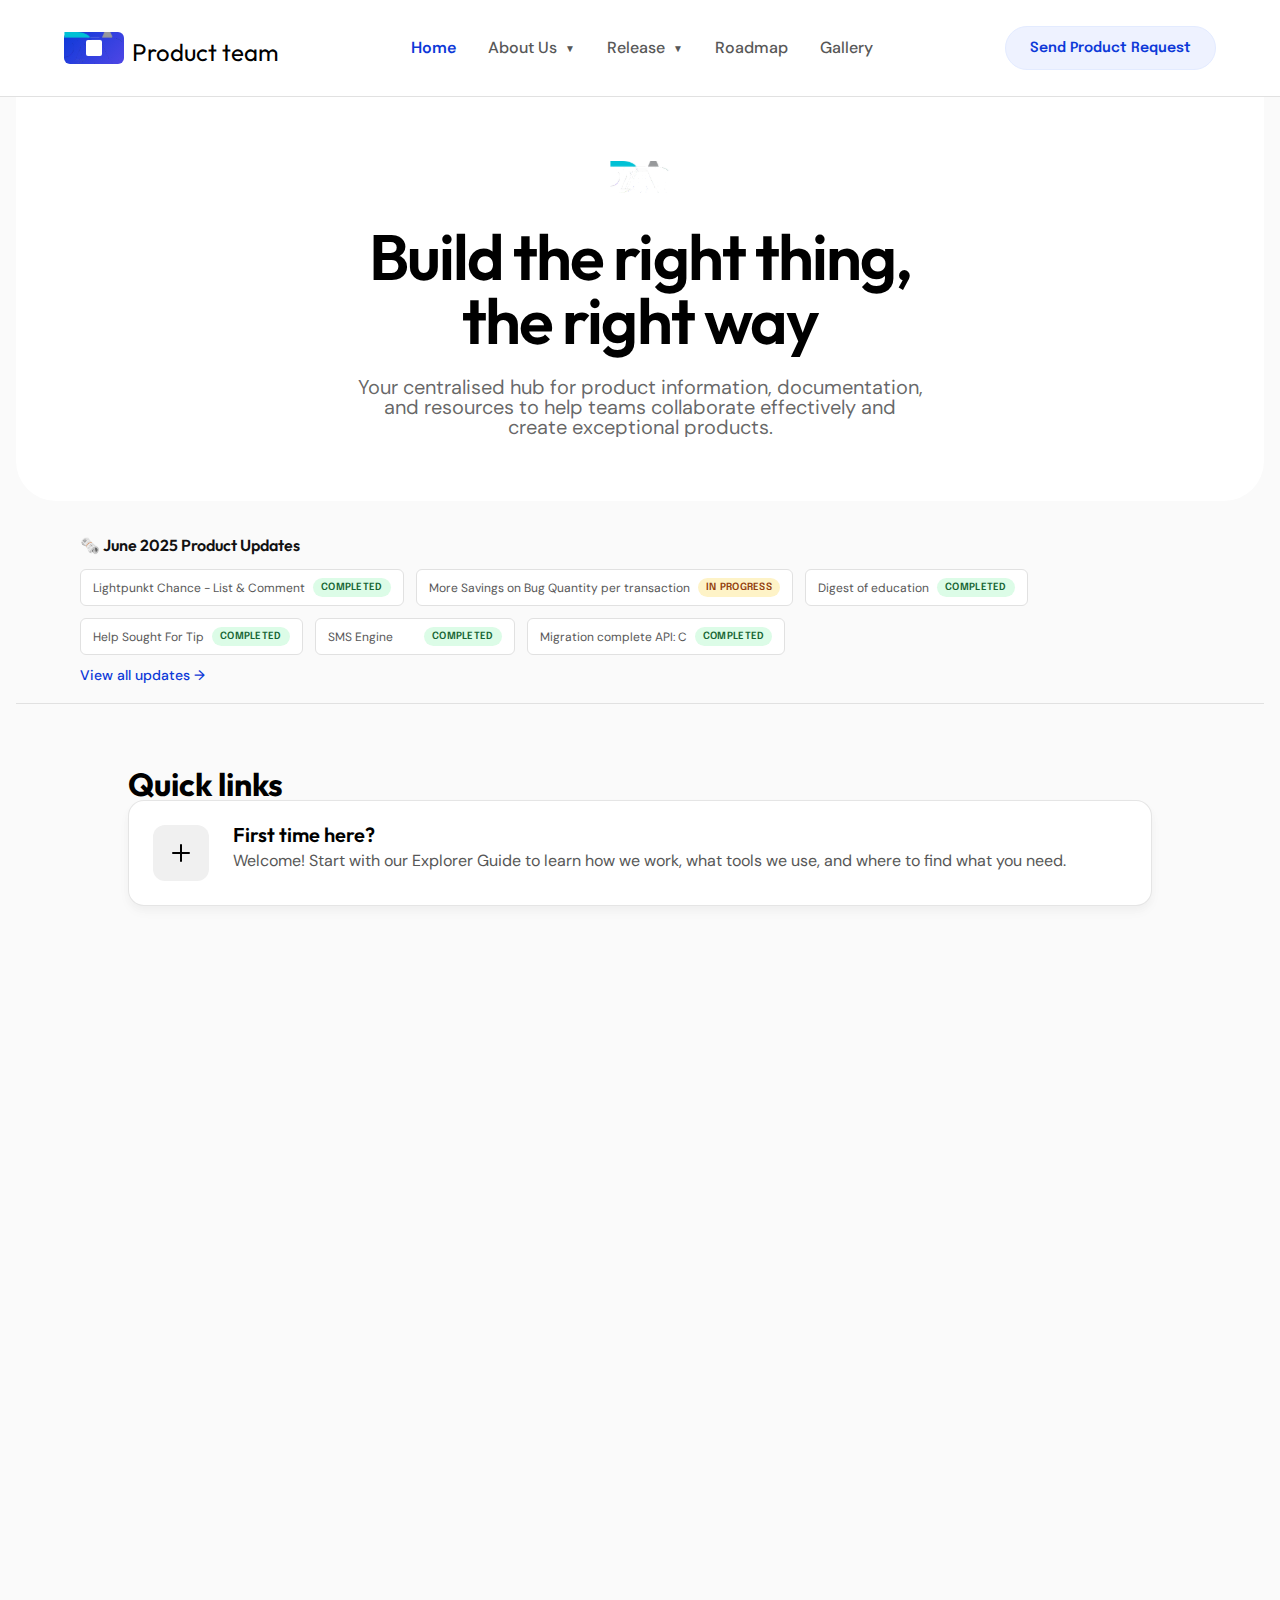
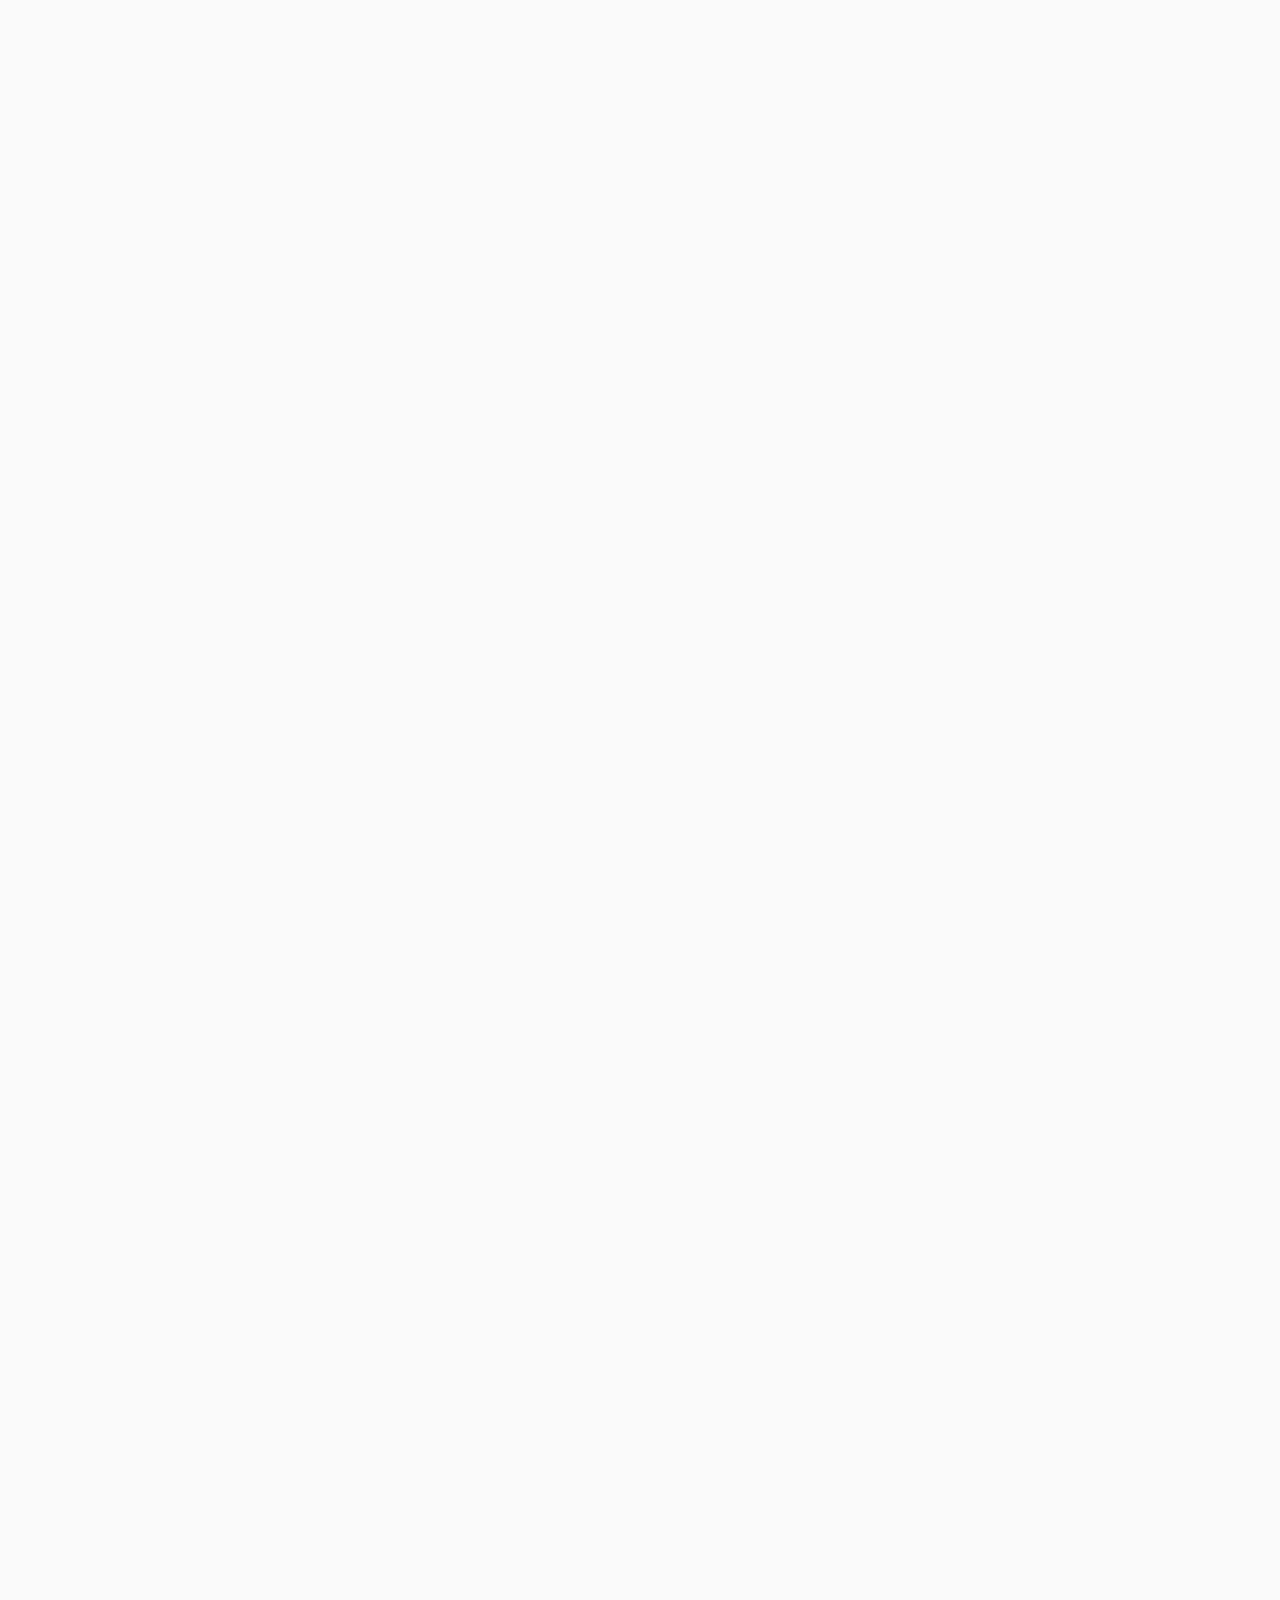
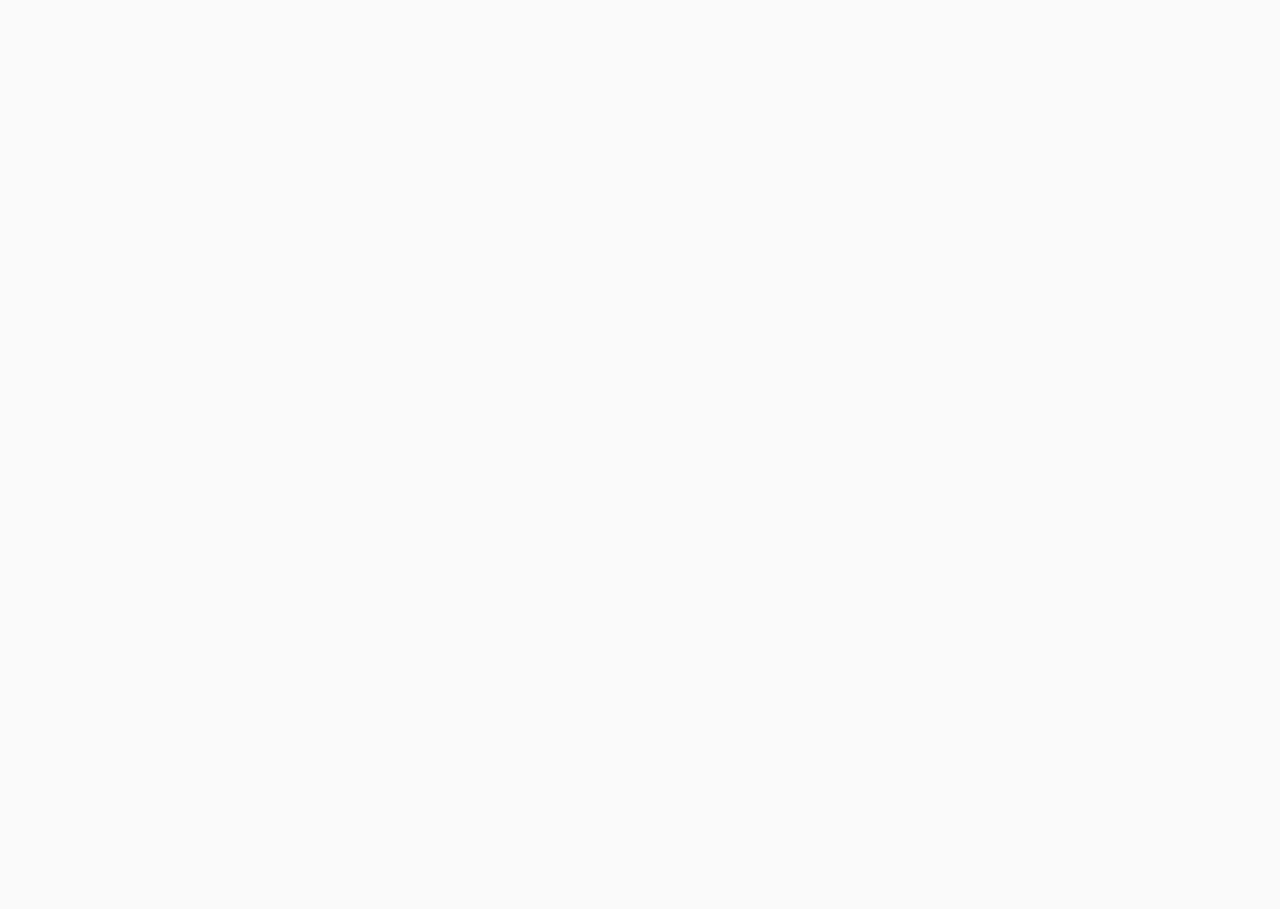
<file: index.html>
<!DOCTYPE html>
<html lang="en">
<head>
    <meta charset="UTF-8">
    <meta name="viewport" content="width=device-width, initial-scale=1.0">
    <title>Product team - Build the right thing, the right way</title>
    <link rel="preconnect" href="https://fonts.googleapis.com">
    <link rel="preconnect" href="https://fonts.gstatic.com" crossorigin>
    <link href="https://fonts.googleapis.com/css2?family=Outfit:wght@400;600;700&family=DM+Sans:wght@400&family=Epilogue:wght@600&display=swap" rel="stylesheet">
    <link rel="stylesheet" href="styles.css">
    <link rel="manifest" href="manifest.json">
    <meta name="theme-color" content="#0d39d8">
    <meta name="description" content="Your centralised hub for product information, documentation, and resources to help teams collaborate effectively and create exceptional products.">
    
    <!-- Open Graph / Social Media -->
    <meta property="og:type" content="website">
    <meta property="og:title" content="Product team - Build the right thing, the right way">
    <meta property="og:description" content="Your centralised hub for product information, documentation, and resources to help teams collaborate effectively.">
    <meta property="og:url" content="">
    <meta property="og:site_name" content="Product team">
    
    <!-- Twitter -->
    <meta name="twitter:card" content="summary_large_image">
    <meta name="twitter:title" content="Product team - Build the right thing, the right way">
    <meta name="twitter:description" content="Your centralised hub for product information, documentation, and resources to help teams collaborate effectively.">
</head>
<body>
    <!-- Header -->
    <header class="header">
        <div class="header-container">
            <div class="company-logo">
                <div class="logo-image">
                    <svg width="60" height="32" viewBox="0 0 60 32" fill="none" xmlns="http://www.w3.org/2000/svg" xmlns:xlink="http://www.w3.org/1999/xlink">
                        <rect width="60" height="32" fill="url(#pattern0_1099_6022)"/>
                        <defs>
                            <pattern id="pattern0_1099_6022" patternContentUnits="objectBoundingBox" width="1" height="1">
                                <use xlink:href="#image0_1099_6022" transform="matrix(0.00241327 0 0 0.00452489 -0.00678733 0)"/>
                            </pattern>
                            <image id="image0_1099_6022" width="420" height="221" preserveAspectRatio="none" xlink:href="[data-uri]"/>
                            </defs>
                        </svg>
                    </div>
                    <h1 class="company-name">Product team</h1>
                </div>
                <!-- Mobile Menu Toggle -->
                <button class="mobile-menu-toggle" id="mobileMenuToggle" aria-label="Toggle navigation menu">
                    <span class="hamburger-line"></span>
                    <span class="hamburger-line"></span>
                    <span class="hamburger-line"></span>
                </button>
                
                <nav class="main-navigation" id="mainNavigation">
                    <ul class="nav-menu">
                        <li class="nav-item">
                            <a href="/" class="nav-link active">Home</a>
                        </li>
                        <li class="nav-item has-dropdown">
                            <a href="about.html" class="nav-link dropdown-toggle">About Us</a>
                            <div class="mega-menu">
                                <div class="mega-menu-content">
                                    <div class="mega-menu-section">
                                        <h3>Company</h3>
                                        <ul>
                                            <li><a href="about.html">About Us</a></li>
                                            <li><a href="about.html#mission">Our Mission</a></li>
                                            <li><a href="about.html#team">Meet the Team</a></li>
                                            <li><a href="about.html#careers">Careers</a></li>
                                        </ul>
                                    </div>
                                    <div class="mega-menu-section">
                                        <h3>Resources</h3>
                                        <ul>
                                            <li><a href="#recent-updates">Product Updates</a></li>
                                            <li><a href="https://doctoranywhere.atlassian.net/jira/polaris/projects/DBP/ideas/view/4174693" target="_blank">Roadmap</a></li>
                                            <li><a href="https://doctoranywhere.atlassian.net/wiki/spaces/PD/pages/3168535508" target="_blank">Gallery</a></li>
                                            <li><a href="https://doctoranywhere.atlassian.net/wiki/spaces/PD/overview" target="_blank">Documentation</a></li>
                                        </ul>
                                    </div>
                                    <div class="mega-menu-section">
                                        <h3>Contact</h3>
                                        <ul>
                                            <li><a href="https://doctoranywhere.atlassian.net/servicedesk/customer/portal/12" target="_blank">Product Request</a></li>
                                            <li><a href="https://doctoranywhere.atlassian.net/servicedesk/customer/portal/12/group/33/create/402" target="_blank">Design Team</a></li>
                                            <li><a href="#cta">Get Support</a></li>
                                        </ul>
                                    </div>
                                </div>
                            </div>
                        </li>
                        <li class="nav-item has-dropdown">
                            <a href="release.html" class="nav-link dropdown-toggle">Release</a>
                            <div class="mega-menu release-menu">
                                <div class="mega-menu-content">
                                    <div class="mega-menu-section">
                                        <h3>Latest Updates</h3>
                                        <ul>
                                            <li><a href="release.html">Release Notes</a></li>
                                            <li><a href="release.html#version-history">Version History</a></li>
                                            <li><a href="release.html#whats-new">What's New</a></li>
                                            <li><a href="release.html#upcoming">Coming Soon</a></li>
                                        </ul>
                                    </div>
                                    <div class="mega-menu-section">
                                        <h3>Features</h3>
                                        <ul>
                                            <li><a href="release.html#mobile-app">Mobile App Updates</a></li>
                                            <li><a href="release.html#dashboard">Dashboard Improvements</a></li>
                                            <li><a href="release.html#api">API Enhancements</a></li>
                                            <li><a href="release.html#security">Security Updates</a></li>
                                        </ul>
                                    </div>
                                    <div class="mega-menu-section">
                                        <h3>Resources</h3>
                                        <ul>
                                            <li><a href="release.html#migration">Migration Guide</a></li>
                                            <li><a href="release.html#changelog">Full Changelog</a></li>
                                            <li><a href="https://doctoranywhere.atlassian.net/wiki/spaces/PD/overview" target="_blank">Documentation</a></li>
                                            <li><a href="#recent-updates">Product Updates</a></li>
                                        </ul>
                                    </div>
                                </div>
                            </div>
                        </li>
                        <li class="nav-item">
                            <a href="https://doctoranywhere.atlassian.net/jira/polaris/projects/DBP/ideas/view/4174693" class="nav-link" target="_blank">Roadmap</a>
                        </li>
                        <li class="nav-item">
                            <a href="https://doctoranywhere.atlassian.net/wiki/spaces/PD/pages/3168535508" class="nav-link" target="_blank">Gallery</a>
                        </li>
                    </ul>
                    
                    <!-- Mobile Menu Items (Simplified) -->
                    <div class="mobile-menu-items">
                        <a href="/" class="mobile-nav-link active">🏠 Home</a>
                        <div class="mobile-nav-group">
                            <span class="mobile-nav-title">👥 About Us</span>
                            <a href="about.html" class="mobile-nav-link">About Us</a>
                            <a href="about.html#mission" class="mobile-nav-link">Our Mission</a>
                            <a href="about.html#team" class="mobile-nav-link">Meet the Team</a>
                            <a href="about.html#careers" class="mobile-nav-link">Careers</a>
                        </div>
                        <div class="mobile-nav-group">
                            <span class="mobile-nav-title">🚀 Release</span>
                            <a href="release.html" class="mobile-nav-link">Release Notes</a>
                            <a href="release.html#whats-new" class="mobile-nav-link">What's New</a>
                            <a href="release.html#upcoming" class="mobile-nav-link">Coming Soon</a>
                        </div>
                        <a href="https://doctoranywhere.atlassian.net/jira/polaris/projects/DBP/ideas/view/4174693" class="mobile-nav-link" target="_blank">🗺️ Roadmap</a>
                        <a href="https://doctoranywhere.atlassian.net/wiki/spaces/PD/pages/3168535508" class="mobile-nav-link" target="_blank">🎨 Gallery</a>
                        <div class="mobile-nav-divider"></div>
                        <a href="https://doctoranywhere.atlassian.net/servicedesk/customer/portal/12" class="mobile-nav-link" target="_blank">📝 Product Request</a>
                        <a href="https://doctoranywhere.atlassian.net/wiki/spaces/PD/overview" class="mobile-nav-link" target="_blank">📚 Documentation</a>
                    </div>
                </nav>
                <div class="header-buttons">
                    <a href="https://doctoranywhere.atlassian.net/servicedesk/customer/portal/12" class="btn-secondary" target="_blank">
                        Send Product Request
                    </a>
                </div>
            </div>
        </header>

        <!-- Main Content -->
        <main class="main-content">
            <!-- Hero Section -->
            <section class="hero-section">
                <div class="hero-container">
                    <div class="hero-content">
                        <div class="hero-logo">
                            <svg width="60" height="32" viewBox="0 0 60 32" fill="none" xmlns="http://www.w3.org/2000/svg" xmlns:xlink="http://www.w3.org/1999/xlink">
                                <rect width="60" height="32" fill="url(#pattern0_1099_6514)"/>
                                <defs>
                                    <pattern id="pattern0_1099_6514" patternContentUnits="objectBoundingBox" width="1" height="1">
                                        <use xlink:href="#image0_1099_6514" transform="matrix(0.00241327 0 0 0.00452489 -0.00678733 0)"/>
                                    </pattern>
                                    <image id="image0_1099_6514" width="420" height="221" preserveAspectRatio="none" xlink:href="[data-uri]"/>
                                    </defs>
                                </svg>
                            </div>
                            <h2 class="hero-title">Build the right thing, the right way</h2>
                            <p class="hero-description">
                                Your centralised hub for product information, documentation, and resources to help teams collaborate 
                                effectively and create exceptional products.
                            </p>
                        </div>
                    </div>
                </div>
            </section>

            <!-- Product Updates Banner -->
            <section class="product-updates-banner">
                <div class="updates-container">
                    <h3 class="updates-title">🗞️ June 2025 Product Updates</h3>
                    <div class="updates-grid">
                        <div class="update-item">
                            <span class="update-label">Lightpunkt Chance - List & Comment</span>
                            <span class="update-badge completed">Completed</span>
                        </div>
                        <div class="update-item">
                            <span class="update-label">More Savings on Bug Quantity per transaction</span>
                            <span class="update-badge in-progress">In progress</span>
                        </div>
                        <div class="update-item">
                            <span class="update-label">Digest of education</span>
                            <span class="update-badge completed">Completed</span>
                        </div>
                        <div class="update-item">
                            <span class="update-label">Help Sought For Tip</span>
                            <span class="update-badge completed">Completed</span>
                        </div>
                        <div class="update-item">
                            <span class="update-label">SMS Engine</span>
                            <span class="update-badge completed">Completed</span>
                        </div>
                        <div class="update-item">
                            <span class="update-label">Migration complete API: C</span>
                            <span class="update-badge completed">Completed</span>
                        </div>
                    </div>
                    <a href="#" class="view-all-link">View all updates →</a>
                </div>
            </section>

            <!-- Quick Links Section -->
            <section class="quick-links-section">
                <div class="container">
                    <h3 class="section-title">Quick links</h3>
                    
                    <!-- First Time Here Card -->
                    <div class="first-time-card">
                        <div class="card-icon new-icon">
                            <svg width="56" height="56" viewBox="0 0 56 56" fill="none">
                                <rect width="56" height="56" rx="12" fill="#f0f0f0"/>
                                <path d="M28 20V36M20 28H36" stroke="#000" stroke-width="2" stroke-linecap="round"/>
                            </svg>
                        </div>
                        <div class="card-content">
                            <h4 class="card-title">First time here?</h4>
                            <p class="card-description">
                                Welcome! Start with our Explorer Guide to learn how we work, what tools we use, and where to 
                                find what you need.
                            </p>
                        </div>

                    </div>

                    <!-- Service Cards Grid -->
                    <div class="service-cards-grid">
                        <!-- Product Request Card -->
                        <div class="service-card">
                            <div class="card-icon">
                                <svg width="56" height="56" viewBox="0 0 56 56" fill="none">
                                    <rect width="56" height="56" rx="12" fill="#f0f0f0"/>
                                    <path d="M20 24H36M20 32H28" stroke="#000" stroke-width="2" stroke-linecap="round"/>
                                    <rect x="16" y="16" width="24" height="24" rx="2" stroke="#000" stroke-width="2"/>
                                </svg>
                            </div>
                            <div class="card-header">
                                <h4 class="card-title">Product Request</h4>
                                <p class="card-description">Submit issues or bugs that need immediate attention</p>
                            </div>
                            <a href="https://doctoranywhere.atlassian.net/servicedesk/customer/portal/12" class="btn-secondary" target="_blank">
                                Send Request
                            </a>
                        </div>

                        <!-- Product Roadmap Card -->
                        <div class="service-card">
                            <div class="card-icon">
                                <svg width="56" height="56" viewBox="0 0 56 56" fill="none">
                                    <rect width="56" height="56" rx="12" fill="#f0f0f0"/>
                                    <path d="M16 20H40V36H16V20Z" stroke="#000" stroke-width="2"/>
                                    <path d="M20 24H24M20 28H32M20 32H28" stroke="#000" stroke-width="1.5" stroke-linecap="round"/>
                                </svg>
                            </div>
                            <div class="card-header">
                                <h4 class="card-title">Product Roadmap</h4>
                                <p class="card-description">View upcoming features and development timelines</p>
                            </div>
                            <a href="https://doctoranywhere.atlassian.net/jira/polaris/projects/DBP/ideas/view/4174693" class="btn-secondary" target="_blank">
                                View Roadmap
                            </a>
                        </div>

                        <!-- Figma Assets Card -->
                        <div class="service-card">
                            <div class="card-icon">
                                <svg width="56" height="56" viewBox="0 0 56 56" fill="none">
                                    <rect width="56" height="56" rx="12" fill="#f0f0f0"/>
                                    <circle cx="22" cy="22" r="6" stroke="#000" stroke-width="2"/>
                                    <circle cx="34" cy="22" r="6" stroke="#000" stroke-width="2"/>
                                    <circle cx="28" cy="34" r="6" stroke="#000" stroke-width="2"/>
                                </svg>
                            </div>
                            <div class="card-header">
                                <h4 class="card-title">Figma Assets</h4>
                                <p class="card-description">Access design files, templates, and component libraries.</p>
                            </div>
                            <a href="https://drive.google.com/drive/folders/1Ypy2jnOi5TJ06CVS3ux6K41Tx1a68-W2" class="btn-secondary" target="_blank">
                                Download Assets
                            </a>
                        </div>
                    </div>
                </div>
            </section>

            <!-- Recent Product Updates Section -->
            <section class="recent-updates-section">
                <div class="container">
                    <div class="section-header">
                        <h3 class="section-title">Recent Product updates</h3>
                    </div>
                    
                    <div class="updates-grid-layout">
                        <!-- Left Column -->
                        <div class="updates-column">
                            <!-- Latest TL;Dr Card -->
                            <a href="https://doctoranywhere.atlassian.net/wiki/spaces/PD/pages/3812458497/TL+DR+-+June+2025" class="update-card tldr-card" target="_blank">
                                <div class="card-content">
                                    <h4 class="card-title">Latest TL;Dr Jun 2025</h4>
                                    <p class="card-description">What has happened in the past few months? Check here</p>
                                </div>
                                <div class="card-illustration">
                                    <div class="floating-elements">
                                        <div class="element element-1"></div>
                                        <div class="element element-2"></div>
                                        <div class="element element-3"></div>
                                    </div>
                                </div>
                            </a>

                            <!-- Product Sharing Sessions Card -->
                            <a href="https://doctoranywhere.atlassian.net/wiki/spaces/PD/pages/2844590138" class="update-card sharing-card" target="_blank">
                                <div class="card-content">
                                    <h4 class="card-title">Product Sharing sessions</h4>
                                    <p class="card-description">Want to know more about Product? Join our sharing sessions</p>
                                </div>
                                <div class="card-illustration-large">
                                    <div class="person-illustration"></div>
                                </div>
                            </a>
                        </div>

                        <!-- Right Column -->
                        <div class="updates-column">
                            <!-- OKR Targets Card -->
                            <a href="https://doctoranywhere.atlassian.net/wiki/spaces/PD/pages/3576463871" class="update-card targets-card" target="_blank">
                                <div class="card-content">
                                    <h4 class="card-title">What are our targets?</h4>
                                    <p class="card-description">Check our 2025 OKR targets</p>
                                </div>
                                <div class="card-chart">
                                    <div class="chart-visualization">
                                        <div class="chart-bars">
                                            <div class="bar bar-1"></div>
                                            <div class="bar bar-2"></div>
                                            <div class="bar bar-3"></div>
                                            <div class="bar bar-4"></div>
                                        </div>
                                    </div>
                                </div>
                            </a>
                        </div>
                    </div>

                    <div class="section-actions">
                        <a href="https://doctoranywhere.atlassian.net/wiki/spaces/PD/overview#%F0%9F%86%97-Already-onboarded%3F" class="btn-primary" target="_blank">
                            Read more
                        </a>
                    </div>
                </div>
            </section>

            <!-- Behind the Scenes Gallery -->
            <section class="gallery-section">
                <div class="container">
                    <div class="section-header">
                        <h3 class="section-title">Behind the Scenes</h3>
                        <p class="section-subtitle">Celebrating milestones, big and small.</p>
                    </div>
                    
                    <div class="gallery-grid">
                        <div class="gallery-column">
                            <div class="gallery-item tall">
                                <div class="gallery-image"></div>
                            </div>
                            <div class="gallery-item medium">
                                <div class="gallery-image"></div>
                            </div>
                        </div>
                        <div class="gallery-column">
                            <div class="gallery-item small">
                                <div class="gallery-image"></div>
                            </div>
                            <div class="gallery-item medium">
                                <div class="gallery-image"></div>
                            </div>
                            <div class="gallery-item small">
                                <div class="gallery-image"></div>
                            </div>
                        </div>
                        <div class="gallery-column">
                            <div class="gallery-item medium">
                                <div class="gallery-image"></div>
                            </div>
                            <div class="gallery-item tall">
                                <div class="gallery-image"></div>
                            </div>
                        </div>
                    </div>

                    <div class="section-actions">
                        <a href="https://doctoranywhere.atlassian.net/wiki/spaces/PD/overview#%F0%9F%86%97-Already-onboarded%3F" class="btn-secondary" target="_blank">
                            View our Gallery
                        </a>
                    </div>
                </div>
            </section>

            <!-- Product Roadmap Hero -->
            <section class="roadmap-hero">
                <div class="roadmap-container">
                    <div class="roadmap-content">
                        <h3 class="roadmap-title">Our Product Roadmap</h3>
                        <p class="roadmap-description">
                            Track what we're working on now, what's planned, and where we're heading next.
                        </p>
                        <div class="roadmap-actions">
                            <a href="https://doctoranywhere.atlassian.net/jira/polaris/projects/DBP/ideas/view/4174693" class="btn-primary" target="_blank">
                                See what's cooking?
                            </a>
                        </div>
                    </div>
                    <div class="roadmap-preview">
                        <div class="device-frame">
                            <div class="device-content">
                                <div class="spreadsheet-mockup">
                                    <div class="spreadsheet-header"></div>
                                    <div class="spreadsheet-rows">
                                        <div class="row"></div>
                                        <div class="row"></div>
                                        <div class="row"></div>
                                        <div class="row"></div>
                                    </div>
                                </div>
                            </div>
                        </div>
                    </div>
                </div>
            </section>

            <!-- Call to Action Section -->
            <section class="cta-section">
                <div class="container">
                    <div class="cta-card">
                        <div class="cta-content">
                            <h3 class="cta-title">Need something specific?</h3>
                            <p class="cta-description">Can't find what you're looking for? Our product team is here to help you succeed.</p>
                        </div>
                        <div class="cta-actions">
                            <a href="https://doctoranywhere.atlassian.net/servicedesk/customer/portal/12" class="btn-primary" target="_blank">
                                Send Product request
                            </a>
                            <a href="https://doctoranywhere.atlassian.net/servicedesk/customer/portal/12/group/33/create/402" class="btn-secondary" target="_blank">
                                Reach out Design team
                            </a>
                        </div>
                    </div>
                </div>
            </section>
        </main>

        <script src="script.js"></script>
        <script>
            document.addEventListener('DOMContentLoaded', () => {
                new ProductTeamWiki();
            });
        </script>
    </body>
</html>
</file>
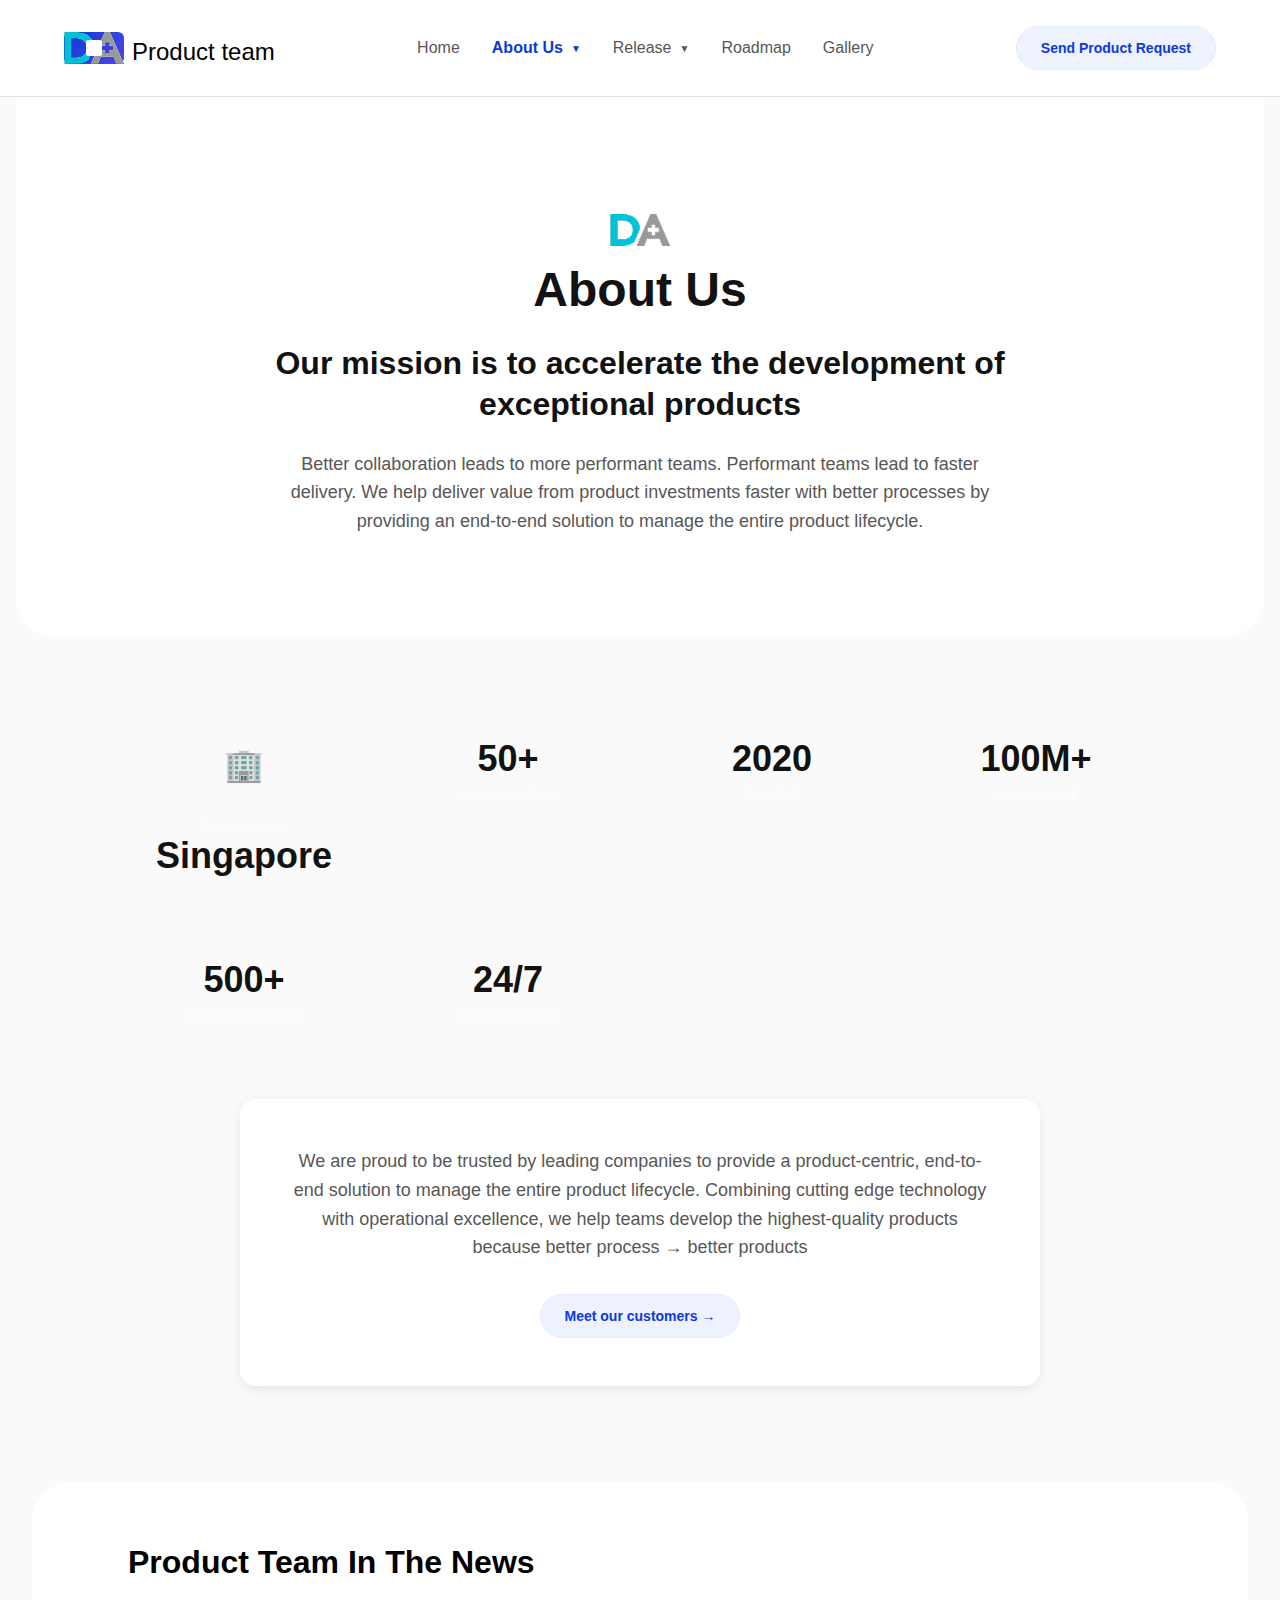
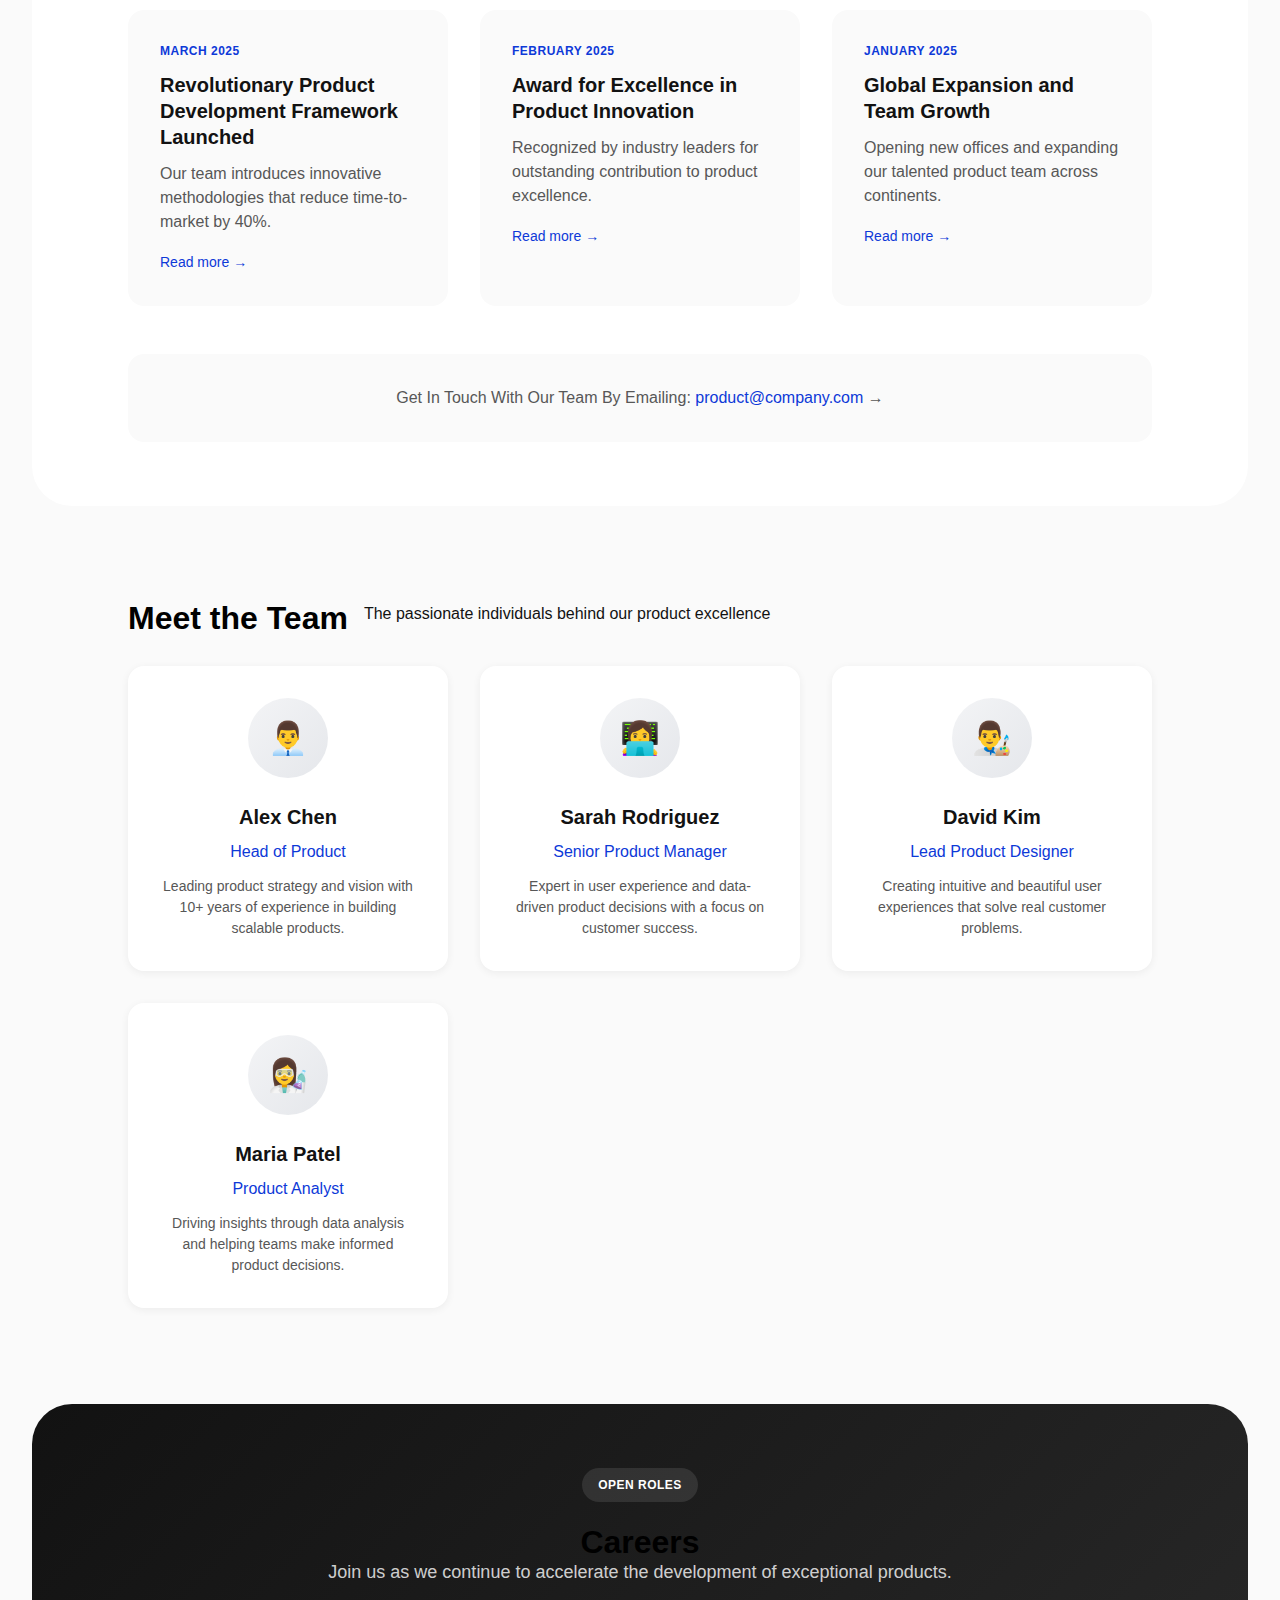
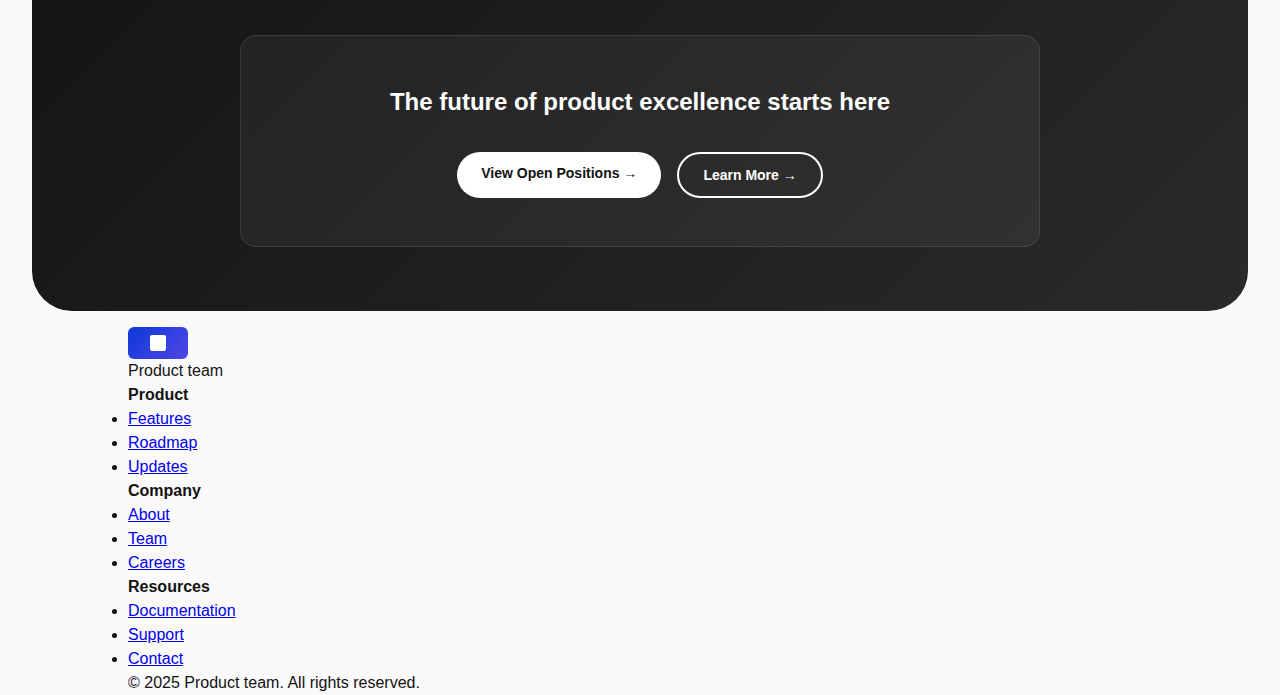
<file: about.html>
<!DOCTYPE html>
<html lang="en">
<head>
    <meta charset="UTF-8">
    <meta name="viewport" content="width=device-width, initial-scale=1.0">
    <title>About Us - Product team</title>
    <link rel="preconnect" href="https://fonts.googleapis.com">
    <link rel="preconnect" href="https://fonts.gstatic.com" crossorigin>
    <link href="https://fonts.googleapis.com/css2?family=Outfit:wght@400;600;700&family=DM+Sans:wght@400&family=Epilogue:wght@600&display=swap" rel="stylesheet">
    <link rel="stylesheet" href="styles.css">
    <link rel="manifest" href="manifest.json">
    <meta name="theme-color" content="#0d39d8">
    <meta name="description" content="Learn about our product team's mission to build the right thing, the right way. Meet our team and discover our journey.">
    
    <!-- Open Graph / Social Media -->
    <meta property="og:type" content="website">
    <meta property="og:title" content="About Us - Product team">
    <meta property="og:description" content="Learn about our product team's mission to build the right thing, the right way.">
    <meta property="og:url" content="">
    <meta property="og:site_name" content="Product team">
    
    <!-- Twitter -->
    <meta name="twitter:card" content="summary_large_image">
    <meta name="twitter:title" content="About Us - Product team">
    <meta name="twitter:description" content="Learn about our product team's mission to build the right thing, the right way.">
</head>
<body>
    <!-- Header -->
    <header class="header">
        <div class="header-container">
            <div class="company-logo">
                <div class="logo-image">
                    <img src="assets/logo.png" alt="Company Logo" width="60" height="32">
                </div>
                <h1 class="company-name">Product team</h1>
            </div>
            <!-- Mobile Menu Toggle -->
            <button class="mobile-menu-toggle" id="mobileMenuToggle" aria-label="Toggle navigation menu">
                <span class="hamburger-line"></span>
                <span class="hamburger-line"></span>
                <span class="hamburger-line"></span>
            </button>
            
            <nav class="main-navigation" id="mainNavigation">
                <ul class="nav-menu">
                    <li class="nav-item">
                        <a href="index.html" class="nav-link">Home</a>
                    </li>
                    <li class="nav-item has-dropdown">
                        <a href="about.html" class="nav-link dropdown-toggle active">About Us</a>
                        <div class="mega-menu">
                            <div class="mega-menu-content">
                                <div class="mega-menu-section">
                                    <h3>Company</h3>
                                    <ul>
                                        <li><a href="about.html">About Us</a></li>
                                        <li><a href="#mission">Our Mission</a></li>
                                        <li><a href="#team">Meet the Team</a></li>
                                        <li><a href="#careers">Careers</a></li>
                                    </ul>
                                </div>
                                <div class="mega-menu-section">
                                    <h3>Resources</h3>
                                    <ul>
                                        <li><a href="index.html#recent-updates">Product Updates</a></li>
                                        <li><a href="https://doctoranywhere.atlassian.net/jira/polaris/projects/DBP/ideas/view/4174693" target="_blank">Roadmap</a></li>
                                        <li><a href="https://doctoranywhere.atlassian.net/wiki/spaces/PD/pages/3168535508" target="_blank">Gallery</a></li>
                                        <li><a href="https://doctoranywhere.atlassian.net/wiki/spaces/PD/overview" target="_blank">Documentation</a></li>
                                    </ul>
                                </div>
                                <div class="mega-menu-section">
                                    <h3>Contact</h3>
                                    <ul>
                                        <li><a href="https://doctoranywhere.atlassian.net/servicedesk/customer/portal/12" target="_blank">Product Request</a></li>
                                        <li><a href="https://doctoranywhere.atlassian.net/servicedesk/customer/portal/12/group/33/create/402" target="_blank">Design Team</a></li>
                                        <li><a href="index.html#cta">Get Support</a></li>
                                    </ul>
                                </div>
                            </div>
                        </div>
                    </li>
                    <li class="nav-item has-dropdown">
                        <a href="release.html" class="nav-link dropdown-toggle">Release</a>
                        <div class="mega-menu release-menu">
                            <div class="mega-menu-content">
                                <div class="mega-menu-section">
                                    <h3>Latest Updates</h3>
                                    <ul>
                                        <li><a href="release.html">Release Notes</a></li>
                                        <li><a href="release.html#version-history">Version History</a></li>
                                        <li><a href="release.html#whats-new">What's New</a></li>
                                        <li><a href="release.html#upcoming">Coming Soon</a></li>
                                    </ul>
                                </div>
                                <div class="mega-menu-section">
                                    <h3>Features</h3>
                                    <ul>
                                        <li><a href="release.html#mobile-app">Mobile App Updates</a></li>
                                        <li><a href="release.html#dashboard">Dashboard Improvements</a></li>
                                        <li><a href="release.html#api">API Enhancements</a></li>
                                        <li><a href="release.html#security">Security Updates</a></li>
                                    </ul>
                                </div>
                                <div class="mega-menu-section">
                                    <h3>Resources</h3>
                                    <ul>
                                        <li><a href="release.html#migration">Migration Guide</a></li>
                                        <li><a href="release.html#changelog">Full Changelog</a></li>
                                        <li><a href="https://doctoranywhere.atlassian.net/wiki/spaces/PD/overview" target="_blank">Documentation</a></li>
                                        <li><a href="index.html#recent-updates">Product Updates</a></li>
                                    </ul>
                                </div>
                            </div>
                        </div>
                    </li>
                    <li class="nav-item">
                        <a href="https://doctoranywhere.atlassian.net/jira/polaris/projects/DBP/ideas/view/4174693" class="nav-link" target="_blank">Roadmap</a>
                    </li>
                    <li class="nav-item">
                        <a href="https://doctoranywhere.atlassian.net/wiki/spaces/PD/pages/3168535508" class="nav-link" target="_blank">Gallery</a>
                    </li>
                </ul>
                
                <!-- Mobile Menu Items (Simplified) -->
                <div class="mobile-menu-items">
                    <a href="index.html" class="mobile-nav-link">🏠 Home</a>
                    <div class="mobile-nav-group">
                        <span class="mobile-nav-title">👥 About Us</span>
                        <a href="about.html" class="mobile-nav-link active">About Us</a>
                        <a href="#mission" class="mobile-nav-link">Our Mission</a>
                        <a href="#team" class="mobile-nav-link">Meet the Team</a>
                        <a href="#careers" class="mobile-nav-link">Careers</a>
                    </div>
                    <div class="mobile-nav-group">
                        <span class="mobile-nav-title">🚀 Release</span>
                        <a href="release.html" class="mobile-nav-link">Release Notes</a>
                        <a href="release.html#whats-new" class="mobile-nav-link">What's New</a>
                        <a href="release.html#upcoming" class="mobile-nav-link">Coming Soon</a>
                    </div>
                    <a href="https://doctoranywhere.atlassian.net/jira/polaris/projects/DBP/ideas/view/4174693" class="mobile-nav-link" target="_blank">🗺️ Roadmap</a>
                    <a href="https://doctoranywhere.atlassian.net/wiki/spaces/PD/pages/3168535508" class="mobile-nav-link" target="_blank">🎨 Gallery</a>
                    <div class="mobile-nav-divider"></div>
                    <a href="https://doctoranywhere.atlassian.net/servicedesk/customer/portal/12" class="mobile-nav-link" target="_blank">📝 Product Request</a>
                    <a href="https://doctoranywhere.atlassian.net/wiki/spaces/PD/overview" class="mobile-nav-link" target="_blank">📚 Documentation</a>
                </div>
            </nav>
            <div class="header-buttons">
                <a href="https://doctoranywhere.atlassian.net/servicedesk/customer/portal/12" class="btn-secondary" target="_blank">
                    Send Product Request
                </a>
            </div>
        </div>
    </header>

    <!-- Main Content -->
    <main class="main-content">
        <!-- About Hero Section -->
        <section id="mission" class="about-hero">
            <div class="hero-container">
                <div class="about-hero-content">
                    <div class="hero-logo">
                        <img src="assets/logo.png" alt="Company Logo" width="60" height="32">
                    </div>
                    <h1 class="about-title">About Us</h1>
                    <h2 class="mission-statement">Our mission is to accelerate the development of exceptional products</h2>
                    <p class="mission-description">
                        Better collaboration leads to more performant teams. Performant teams lead to faster delivery. 
                        We help deliver value from product investments faster with better processes by providing an 
                        end-to-end solution to manage the entire product lifecycle.
                    </p>
                </div>
            </div>
        </section>

        <!-- Company Stats Section -->
        <section class="company-stats">
            <div class="container">
                <div class="stats-grid">
                    <div class="stat-item headquarters">
                        <div class="stat-icon">🏢</div>
                        <div class="stat-content">
                            <div class="stat-label">headquarters</div>
                            <div class="stat-value">Singapore</div>
                        </div>
                    </div>
                    <div class="stat-item">
                        <div class="stat-content">
                            <div class="stat-value">50+</div>
                            <div class="stat-label">Team Members</div>
                        </div>
                    </div>
                    <div class="stat-item">
                        <div class="stat-content">
                            <div class="stat-value">2020</div>
                            <div class="stat-label">Founded</div>
                        </div>
                    </div>
                    <div class="stat-item">
                        <div class="stat-content">
                            <div class="stat-value">100M+</div>
                            <div class="stat-label">Users Served</div>
                        </div>
                    </div>
                    <div class="stat-item">
                        <div class="stat-content">
                            <div class="stat-value">500+</div>
                            <div class="stat-label">Features Delivered</div>
                        </div>
                    </div>
                    <div class="stat-item">
                        <div class="stat-content">
                            <div class="stat-value">24/7</div>
                            <div class="stat-label">Support Coverage</div>
                        </div>
                    </div>
                </div>
                
                <div class="company-mission-card">
                    <p class="mission-card-text">
                        We are proud to be trusted by leading companies to provide a product-centric, end-to-end solution 
                        to manage the entire product lifecycle. Combining cutting edge technology with operational excellence, 
                        we help teams develop the highest-quality products because better process → better products
                    </p>
                    <a href="/" class="btn-secondary">Meet our customers →</a>
                </div>
            </div>
        </section>

        <!-- News Section -->
        <section class="news-section">
            <div class="container">
                <div class="section-header">
                    <h3 class="section-title">Product Team In The News</h3>
                </div>
                
                <div class="news-grid">
                    <article class="news-item">
                        <div class="news-content">
                            <div class="news-date">March 2025</div>
                            <h4 class="news-title">Revolutionary Product Development Framework Launched</h4>
                            <p class="news-excerpt">Our team introduces innovative methodologies that reduce time-to-market by 40%.</p>
                            <a href="#" class="news-link">Read more →</a>
                        </div>
                    </article>
                    
                    <article class="news-item">
                        <div class="news-content">
                            <div class="news-date">February 2025</div>
                            <h4 class="news-title">Award for Excellence in Product Innovation</h4>
                            <p class="news-excerpt">Recognized by industry leaders for outstanding contribution to product excellence.</p>
                            <a href="#" class="news-link">Read more →</a>
                        </div>
                    </article>
                    
                    <article class="news-item">
                        <div class="news-content">
                            <div class="news-date">January 2025</div>
                            <h4 class="news-title">Global Expansion and Team Growth</h4>
                            <p class="news-excerpt">Opening new offices and expanding our talented product team across continents.</p>
                            <a href="#" class="news-link">Read more →</a>
                        </div>
                    </article>
                </div>
                
                <div class="news-contact">
                    <p>Get In Touch With Our Team By Emailing: <a href="mailto:product@company.com">product@company.com</a> →</p>
                </div>
            </div>
        </section>

        <!-- Team Section -->
        <section id="team" class="team-section">
            <div class="container">
                <div class="section-header">
                    <h3 class="section-title">Meet the Team</h3>
                    <p class="section-description">The passionate individuals behind our product excellence</p>
                </div>
                
                <div class="team-grid">
                    <div class="team-member-card">
                        <div class="member-avatar">
                            <div class="avatar-placeholder">👨‍💼</div>
                        </div>
                        <div class="member-info">
                            <h4 class="member-name">Alex Chen</h4>
                            <p class="member-role">Head of Product</p>
                            <p class="member-bio">Leading product strategy and vision with 10+ years of experience in building scalable products.</p>
                        </div>
                    </div>
                    
                    <div class="team-member-card">
                        <div class="member-avatar">
                            <div class="avatar-placeholder">👩‍💻</div>
                        </div>
                        <div class="member-info">
                            <h4 class="member-name">Sarah Rodriguez</h4>
                            <p class="member-role">Senior Product Manager</p>
                            <p class="member-bio">Expert in user experience and data-driven product decisions with a focus on customer success.</p>
                        </div>
                    </div>
                    
                    <div class="team-member-card">
                        <div class="member-avatar">
                            <div class="avatar-placeholder">👨‍🎨</div>
                        </div>
                        <div class="member-info">
                            <h4 class="member-name">David Kim</h4>
                            <p class="member-role">Lead Product Designer</p>
                            <p class="member-bio">Creating intuitive and beautiful user experiences that solve real customer problems.</p>
                        </div>
                    </div>
                    
                    <div class="team-member-card">
                        <div class="member-avatar">
                            <div class="avatar-placeholder">👩‍🔬</div>
                        </div>
                        <div class="member-info">
                            <h4 class="member-name">Maria Patel</h4>
                            <p class="member-role">Product Analyst</p>
                            <p class="member-bio">Driving insights through data analysis and helping teams make informed product decisions.</p>
                        </div>
                    </div>
                </div>
            </div>
        </section>

        <!-- Careers Section -->
        <section id="careers" class="careers-section">
            <div class="container">
                <div class="careers-content">
                    <div class="careers-header">
                        <div class="careers-badge">OPEN ROLES</div>
                        <h3 class="section-title">Careers</h3>
                        <p class="careers-description">
                            Join us as we continue to accelerate the development of exceptional products.
                        </p>
                    </div>
                    
                    <div class="careers-cta">
                        <div class="cta-text">
                            <h4>The future of product excellence starts here</h4>
                        </div>
                        <div class="cta-buttons">
                            <a href="#" class="btn-primary">View Open Positions →</a>
                            <a href="/" class="btn-secondary">Learn More →</a>
                        </div>
                    </div>
                </div>
            </div>
        </section>
    </main>

    <!-- Footer -->
    <footer class="footer">
        <div class="container">
            <div class="footer-content">
                <div class="footer-logo">
                    <div class="logo-image"></div>
                    <span>Product team</span>
                </div>
                <div class="footer-links">
                    <div class="footer-column">
                        <h4>Product</h4>
                        <ul>
                            <li><a href="/#features">Features</a></li>
                            <li><a href="/#roadmap">Roadmap</a></li>
                            <li><a href="index.html#recent-updates">Updates</a></li>
                        </ul>
                    </div>
                    <div class="footer-column">
                        <h4>Company</h4>
                        <ul>
                            <li><a href="about.html">About</a></li>
                            <li><a href="#team">Team</a></li>
                            <li><a href="#careers">Careers</a></li>
                        </ul>
                    </div>
                    <div class="footer-column">
                        <h4>Resources</h4>
                        <ul>
                            <li><a href="https://doctoranywhere.atlassian.net/wiki/spaces/PD/overview" target="_blank">Documentation</a></li>
                            <li><a href="https://doctoranywhere.atlassian.net/servicedesk/customer/portal/12" target="_blank">Support</a></li>
                            <li><a href="index.html#contact">Contact</a></li>
                        </ul>
                    </div>
                </div>
            </div>
            <div class="footer-bottom">
                <p>&copy; 2025 Product team. All rights reserved.</p>
            </div>
        </div>
    </footer>

    <script src="script.js"></script>
</body>
</html>
</file>
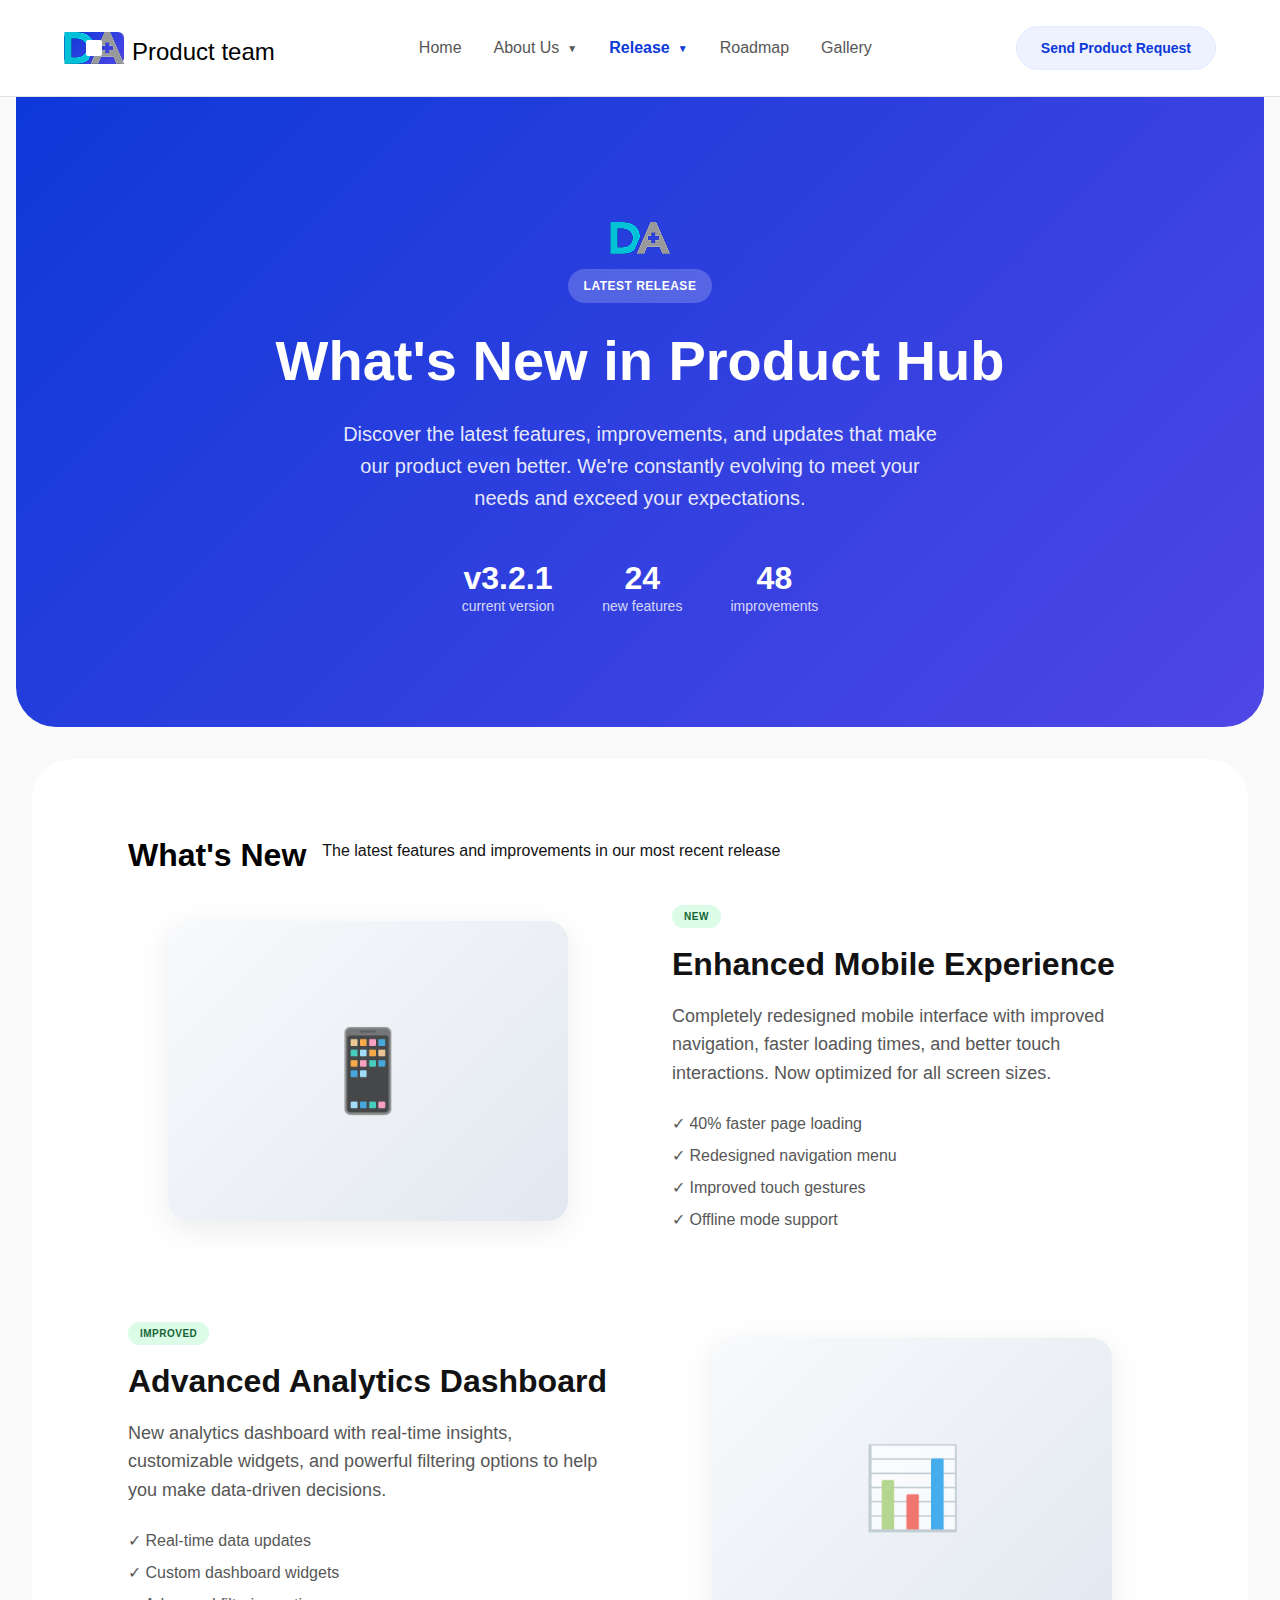
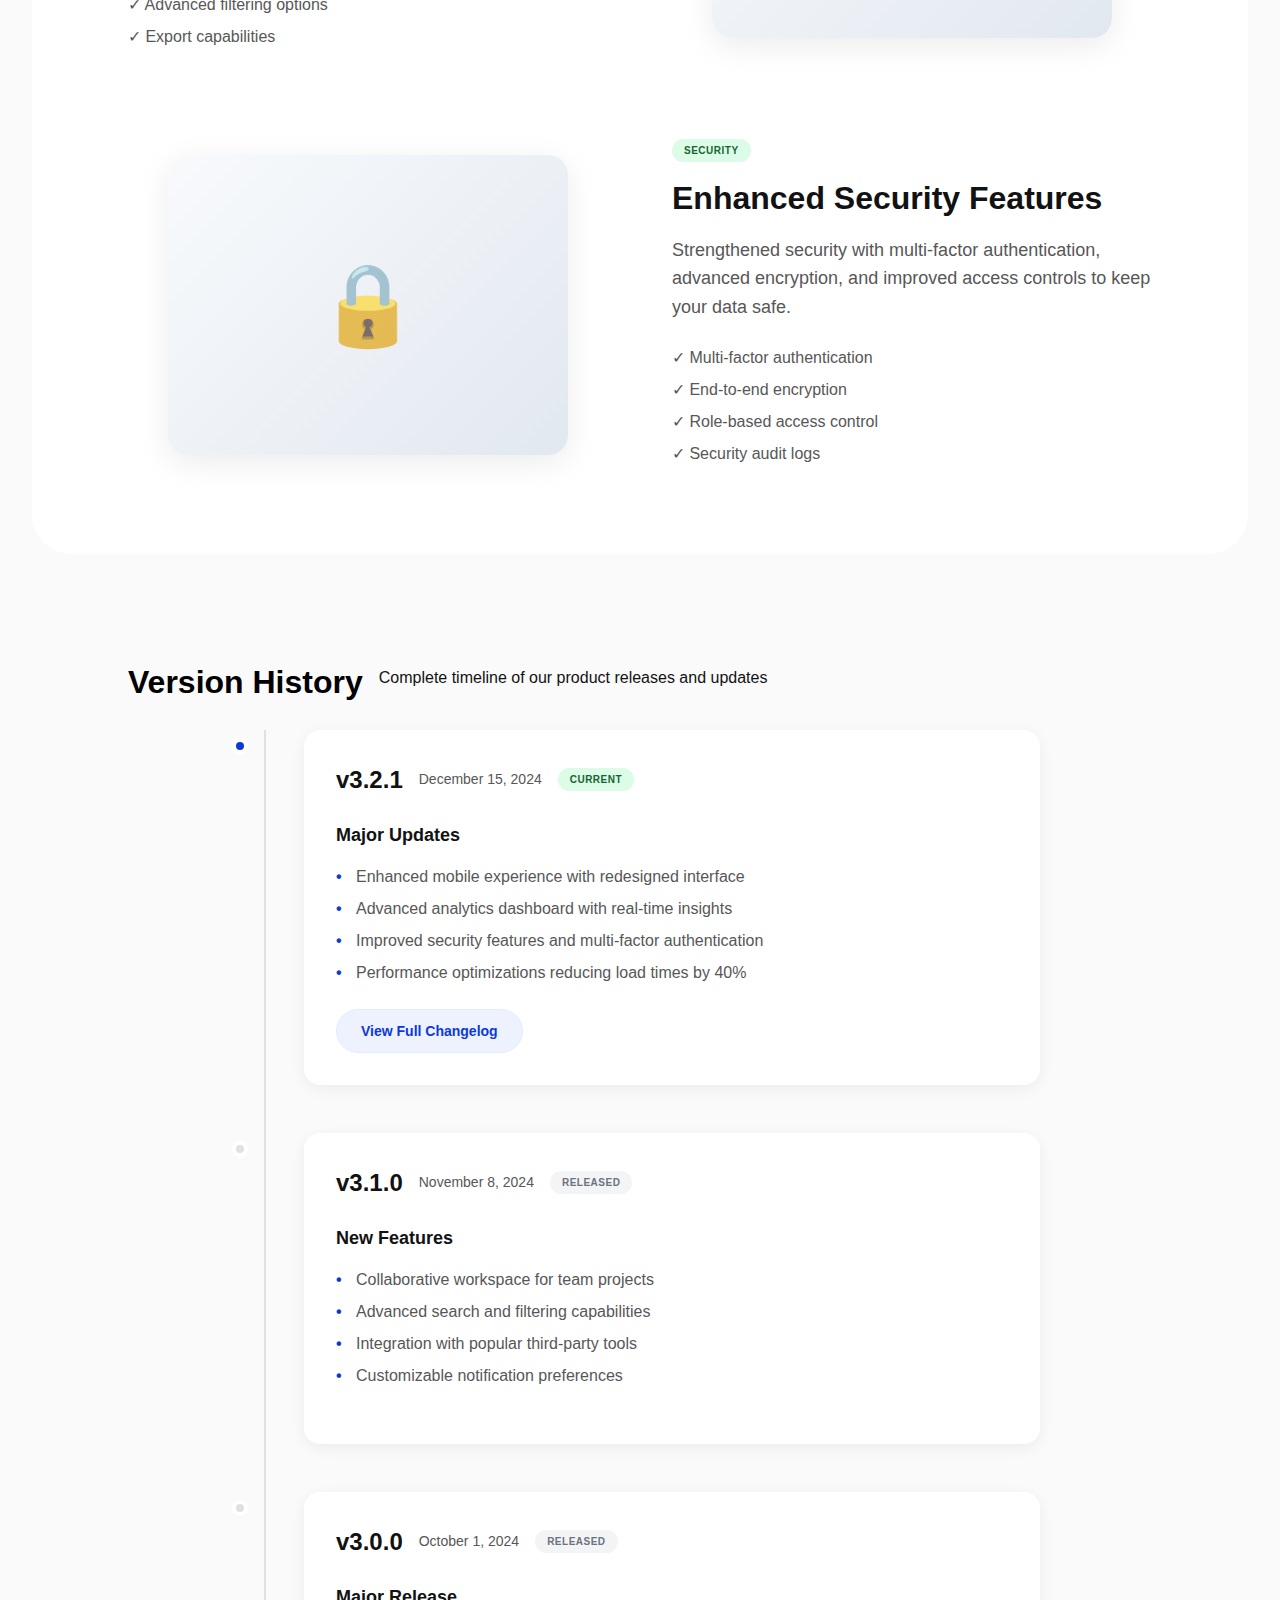
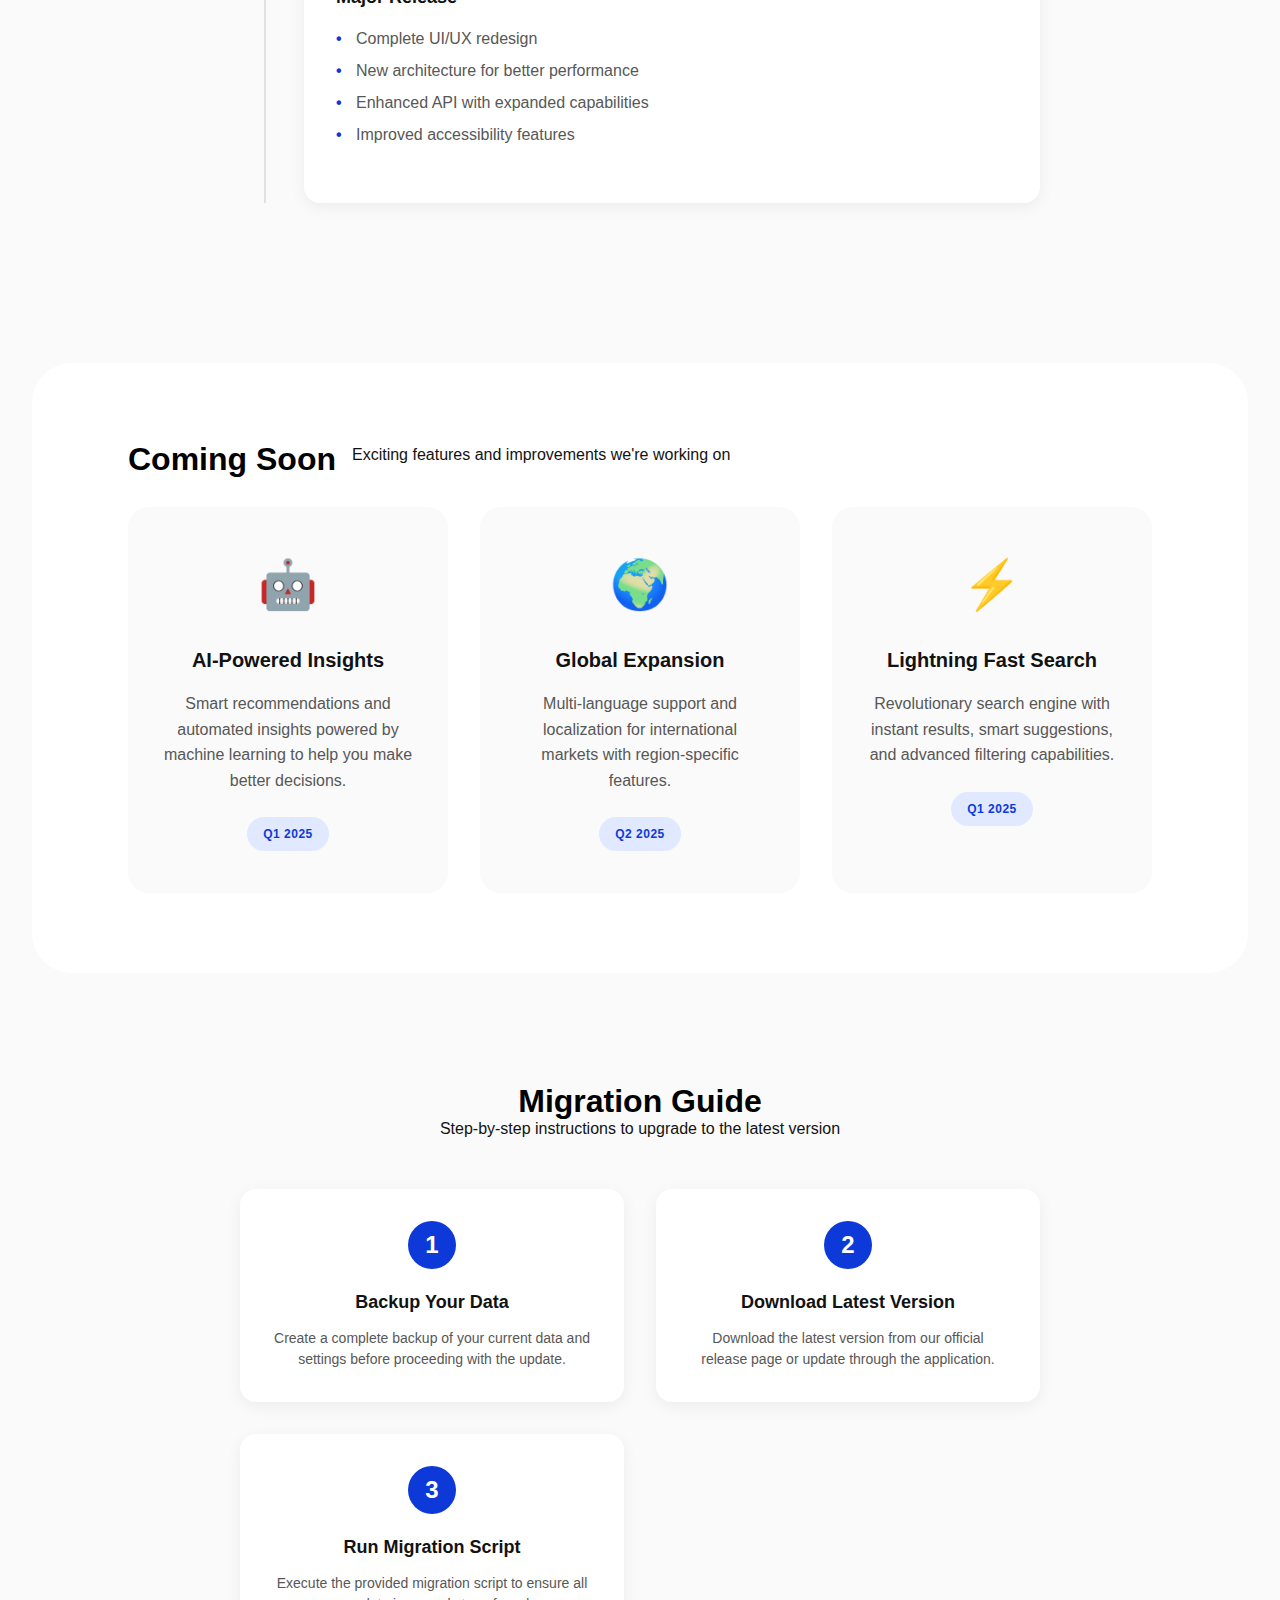
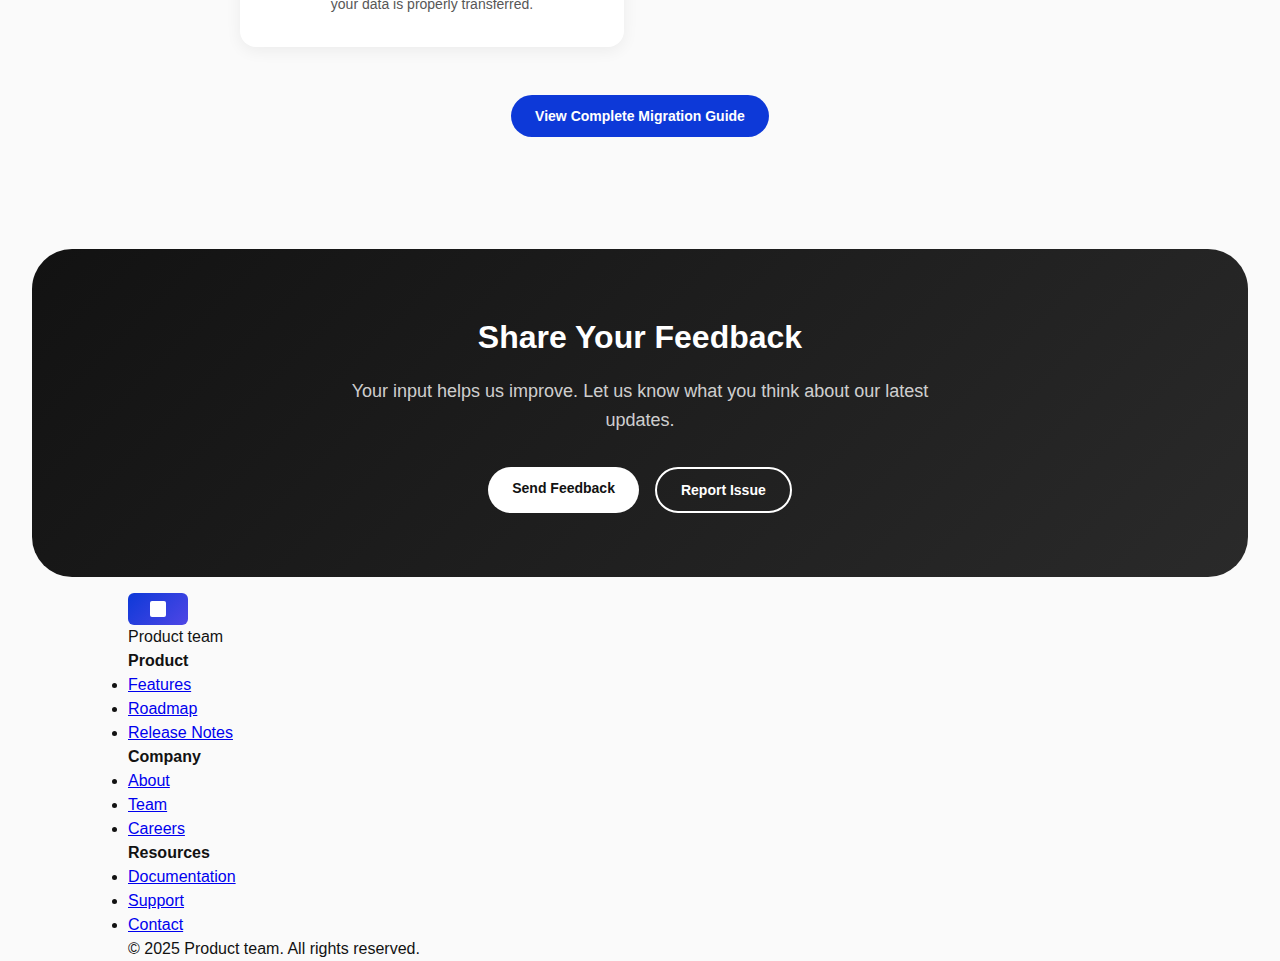
<file: release.html>
<!DOCTYPE html>
<html lang="en">
<head>
    <meta charset="UTF-8">
    <meta name="viewport" content="width=device-width, initial-scale=1.0">
    <title>Release Notes - Product team</title>
    <link rel="preconnect" href="https://fonts.googleapis.com">
    <link rel="preconnect" href="https://fonts.gstatic.com" crossorigin>
    <link href="https://fonts.googleapis.com/css2?family=Outfit:wght@400;600;700&family=DM+Sans:wght@400&family=Epilogue:wght@600&display=swap" rel="stylesheet">
    <link rel="stylesheet" href="styles.css">
    <link rel="manifest" href="manifest.json">
    <meta name="theme-color" content="#0d39d8">
    <meta name="description" content="Discover the latest product updates, new features, and improvements. Stay up to date with our release notes and version history.">
    
    <!-- Open Graph / Social Media -->
    <meta property="og:type" content="website">
    <meta property="og:title" content="Release Notes - Product team">
    <meta property="og:description" content="Discover the latest product updates, new features, and improvements.">
    <meta property="og:url" content="">
    <meta property="og:site_name" content="Product team">
    
    <!-- Twitter -->
    <meta name="twitter:card" content="summary_large_image">
    <meta name="twitter:title" content="Release Notes - Product team">
    <meta name="twitter:description" content="Discover the latest product updates, new features, and improvements.">
</head>
<body>
    <!-- Header -->
    <header class="header">
        <div class="header-container">
            <div class="company-logo">
                <div class="logo-image">
                    <img src="assets/logo.png" alt="Company Logo" width="60" height="32">
                </div>
                <h1 class="company-name">Product team</h1>
            </div>
            <!-- Mobile Menu Toggle -->
            <button class="mobile-menu-toggle" id="mobileMenuToggle" aria-label="Toggle navigation menu">
                <span class="hamburger-line"></span>
                <span class="hamburger-line"></span>
                <span class="hamburger-line"></span>
            </button>
            
            <nav class="main-navigation" id="mainNavigation">
                <ul class="nav-menu">
                    <li class="nav-item">
                        <a href="index.html" class="nav-link">Home</a>
                    </li>
                    <li class="nav-item has-dropdown">
                        <a href="about.html" class="nav-link dropdown-toggle">About Us</a>
                        <div class="mega-menu">
                            <div class="mega-menu-content">
                                <div class="mega-menu-section">
                                    <h3>Company</h3>
                                    <ul>
                                        <li><a href="about.html">About Us</a></li>
                                        <li><a href="about.html#mission">Our Mission</a></li>
                                        <li><a href="about.html#team">Meet the Team</a></li>
                                        <li><a href="about.html#careers">Careers</a></li>
                                    </ul>
                                </div>
                                <div class="mega-menu-section">
                                    <h3>Resources</h3>
                                    <ul>
                                        <li><a href="index.html#recent-updates">Product Updates</a></li>
                                        <li><a href="https://doctoranywhere.atlassian.net/jira/polaris/projects/DBP/ideas/view/4174693" target="_blank">Roadmap</a></li>
                                        <li><a href="https://doctoranywhere.atlassian.net/wiki/spaces/PD/pages/3168535508" target="_blank">Gallery</a></li>
                                        <li><a href="https://doctoranywhere.atlassian.net/wiki/spaces/PD/overview" target="_blank">Documentation</a></li>
                                    </ul>
                                </div>
                                <div class="mega-menu-section">
                                    <h3>Contact</h3>
                                    <ul>
                                        <li><a href="https://doctoranywhere.atlassian.net/servicedesk/customer/portal/12" target="_blank">Product Request</a></li>
                                        <li><a href="https://doctoranywhere.atlassian.net/servicedesk/customer/portal/12/group/33/create/402" target="_blank">Design Team</a></li>
                                        <li><a href="index.html#cta">Get Support</a></li>
                                    </ul>
                                </div>
                            </div>
                        </div>
                    </li>
                    <li class="nav-item has-dropdown">
                        <a href="release.html" class="nav-link dropdown-toggle active">Release</a>
                        <div class="mega-menu release-menu">
                            <div class="mega-menu-content">
                                <div class="mega-menu-section">
                                    <h3>Latest Updates</h3>
                                    <ul>
                                        <li><a href="release.html">Release Notes</a></li>
                                        <li><a href="#version-history">Version History</a></li>
                                        <li><a href="#whats-new">What's New</a></li>
                                        <li><a href="#upcoming">Coming Soon</a></li>
                                    </ul>
                                </div>
                                <div class="mega-menu-section">
                                    <h3>Features</h3>
                                    <ul>
                                        <li><a href="#mobile-app">Mobile App Updates</a></li>
                                        <li><a href="#dashboard">Dashboard Improvements</a></li>
                                        <li><a href="#api">API Enhancements</a></li>
                                        <li><a href="#security">Security Updates</a></li>
                                    </ul>
                                </div>
                                <div class="mega-menu-section">
                                    <h3>Resources</h3>
                                    <ul>
                                        <li><a href="#migration">Migration Guide</a></li>
                                        <li><a href="#changelog">Full Changelog</a></li>
                                        <li><a href="https://doctoranywhere.atlassian.net/wiki/spaces/PD/overview" target="_blank">Documentation</a></li>
                                        <li><a href="index.html#recent-updates">Product Updates</a></li>
                                    </ul>
                                </div>
                            </div>
                        </div>
                    </li>
                    <li class="nav-item">
                        <a href="https://doctoranywhere.atlassian.net/jira/polaris/projects/DBP/ideas/view/4174693" class="nav-link" target="_blank">Roadmap</a>
                    </li>
                    <li class="nav-item">
                        <a href="https://doctoranywhere.atlassian.net/wiki/spaces/PD/pages/3168535508" class="nav-link" target="_blank">Gallery</a>
                    </li>
                </ul>
                
                <!-- Mobile Menu Items (Simplified) -->
                <div class="mobile-menu-items">
                    <a href="index.html" class="mobile-nav-link">🏠 Home</a>
                    <div class="mobile-nav-group">
                        <span class="mobile-nav-title">👥 About Us</span>
                        <a href="about.html" class="mobile-nav-link">About Us</a>
                        <a href="about.html#mission" class="mobile-nav-link">Our Mission</a>
                        <a href="about.html#team" class="mobile-nav-link">Meet the Team</a>
                        <a href="about.html#careers" class="mobile-nav-link">Careers</a>
                    </div>
                    <div class="mobile-nav-group">
                        <span class="mobile-nav-title">🚀 Release</span>
                        <a href="release.html" class="mobile-nav-link active">Release Notes</a>
                        <a href="#whats-new" class="mobile-nav-link">What's New</a>
                        <a href="#upcoming" class="mobile-nav-link">Coming Soon</a>
                    </div>
                    <a href="https://doctoranywhere.atlassian.net/jira/polaris/projects/DBP/ideas/view/4174693" class="mobile-nav-link" target="_blank">🗺️ Roadmap</a>
                    <a href="https://doctoranywhere.atlassian.net/wiki/spaces/PD/pages/3168535508" class="mobile-nav-link" target="_blank">🎨 Gallery</a>
                    <div class="mobile-nav-divider"></div>
                    <a href="https://doctoranywhere.atlassian.net/servicedesk/customer/portal/12" class="mobile-nav-link" target="_blank">📝 Product Request</a>
                    <a href="https://doctoranywhere.atlassian.net/wiki/spaces/PD/overview" class="mobile-nav-link" target="_blank">📚 Documentation</a>
                </div>
            </nav>
            <div class="header-buttons">
                <a href="https://doctoranywhere.atlassian.net/servicedesk/customer/portal/12" class="btn-secondary" target="_blank">
                    Send Product Request
                </a>
            </div>
        </div>
    </header>

    <!-- Main Content -->
    <main class="main-content">
        <!-- Release Hero Section -->
        <section class="release-hero">
            <div class="hero-container">
                <div class="release-hero-content">
                    <div class="hero-logo">
                        <img src="assets/logo.png" alt="Company Logo" width="60" height="32">
                    </div>
                    <div class="release-badge">Latest Release</div>
                    <h1 class="release-title">What's New in Product Hub</h1>
                    <p class="release-description">
                        Discover the latest features, improvements, and updates that make our product even better. 
                        We're constantly evolving to meet your needs and exceed your expectations.
                    </p>
                    <div class="release-stats">
                        <div class="stat">
                            <span class="stat-number">v3.2.1</span>
                            <span class="stat-label">Current Version</span>
                        </div>
                        <div class="stat">
                            <span class="stat-number">24</span>
                            <span class="stat-label">New Features</span>
                        </div>
                        <div class="stat">
                            <span class="stat-number">48</span>
                            <span class="stat-label">Improvements</span>
                        </div>
                    </div>
                </div>
            </div>
        </section>

        <!-- What's New Section -->
        <section id="whats-new" class="whats-new-section">
            <div class="container">
                <div class="section-header">
                    <h2 class="section-title">What's New</h2>
                    <p class="section-description">The latest features and improvements in our most recent release</p>
                </div>
                
                <div class="features-showcase">
                    <div class="feature-highlight">
                        <div class="feature-media">
                            <div class="feature-image">
                                <div class="feature-preview">📱</div>
                            </div>
                        </div>
                        <div class="feature-content">
                            <div class="feature-badge">New</div>
                            <h3 class="feature-title">Enhanced Mobile Experience</h3>
                            <p class="feature-description">
                                Completely redesigned mobile interface with improved navigation, faster loading times, 
                                and better touch interactions. Now optimized for all screen sizes.
                            </p>
                            <ul class="feature-list">
                                <li>✓ 40% faster page loading</li>
                                <li>✓ Redesigned navigation menu</li>
                                <li>✓ Improved touch gestures</li>
                                <li>✓ Offline mode support</li>
                            </ul>
                        </div>
                    </div>
                    
                    <div class="feature-highlight reverse">
                        <div class="feature-media">
                            <div class="feature-image">
                                <div class="feature-preview">📊</div>
                            </div>
                        </div>
                        <div class="feature-content">
                            <div class="feature-badge">Improved</div>
                            <h3 class="feature-title">Advanced Analytics Dashboard</h3>
                            <p class="feature-description">
                                New analytics dashboard with real-time insights, customizable widgets, and 
                                powerful filtering options to help you make data-driven decisions.
                            </p>
                            <ul class="feature-list">
                                <li>✓ Real-time data updates</li>
                                <li>✓ Custom dashboard widgets</li>
                                <li>✓ Advanced filtering options</li>
                                <li>✓ Export capabilities</li>
                            </ul>
                        </div>
                    </div>
                    
                    <div class="feature-highlight">
                        <div class="feature-media">
                            <div class="feature-image">
                                <div class="feature-preview">🔒</div>
                            </div>
                        </div>
                        <div class="feature-content">
                            <div class="feature-badge">Security</div>
                            <h3 class="feature-title">Enhanced Security Features</h3>
                            <p class="feature-description">
                                Strengthened security with multi-factor authentication, advanced encryption, 
                                and improved access controls to keep your data safe.
                            </p>
                            <ul class="feature-list">
                                <li>✓ Multi-factor authentication</li>
                                <li>✓ End-to-end encryption</li>
                                <li>✓ Role-based access control</li>
                                <li>✓ Security audit logs</li>
                            </ul>
                        </div>
                    </div>
                </div>
            </div>
        </section>

        <!-- Version History Section -->
        <section id="version-history" class="version-history-section">
            <div class="container">
                <div class="section-header">
                    <h2 class="section-title">Version History</h2>
                    <p class="section-description">Complete timeline of our product releases and updates</p>
                </div>
                
                <div class="version-timeline">
                    <div class="version-item current">
                        <div class="version-marker"></div>
                        <div class="version-content">
                            <div class="version-header">
                                <div class="version-info">
                                    <h3 class="version-number">v3.2.1</h3>
                                    <span class="version-date">December 15, 2024</span>
                                    <span class="version-status current">Current</span>
                                </div>
                            </div>
                            <div class="version-details">
                                <h4>Major Updates</h4>
                                <ul>
                                    <li>Enhanced mobile experience with redesigned interface</li>
                                    <li>Advanced analytics dashboard with real-time insights</li>
                                    <li>Improved security features and multi-factor authentication</li>
                                    <li>Performance optimizations reducing load times by 40%</li>
                                </ul>
                                <div class="version-actions">
                                    <a href="#changelog" class="btn-secondary">View Full Changelog</a>
                                </div>
                            </div>
                        </div>
                    </div>
                    
                    <div class="version-item">
                        <div class="version-marker"></div>
                        <div class="version-content">
                            <div class="version-header">
                                <div class="version-info">
                                    <h3 class="version-number">v3.1.0</h3>
                                    <span class="version-date">November 8, 2024</span>
                                    <span class="version-status">Released</span>
                                </div>
                            </div>
                            <div class="version-details">
                                <h4>New Features</h4>
                                <ul>
                                    <li>Collaborative workspace for team projects</li>
                                    <li>Advanced search and filtering capabilities</li>
                                    <li>Integration with popular third-party tools</li>
                                    <li>Customizable notification preferences</li>
                                </ul>
                            </div>
                        </div>
                    </div>
                    
                    <div class="version-item">
                        <div class="version-marker"></div>
                        <div class="version-content">
                            <div class="version-header">
                                <div class="version-info">
                                    <h3 class="version-number">v3.0.0</h3>
                                    <span class="version-date">October 1, 2024</span>
                                    <span class="version-status">Released</span>
                                </div>
                            </div>
                            <div class="version-details">
                                <h4>Major Release</h4>
                                <ul>
                                    <li>Complete UI/UX redesign</li>
                                    <li>New architecture for better performance</li>
                                    <li>Enhanced API with expanded capabilities</li>
                                    <li>Improved accessibility features</li>
                                </ul>
                            </div>
                        </div>
                    </div>
                </div>
            </div>
        </section>

        <!-- Coming Soon Section -->
        <section id="upcoming" class="upcoming-section">
            <div class="container">
                <div class="section-header">
                    <h2 class="section-title">Coming Soon</h2>
                    <p class="section-description">Exciting features and improvements we're working on</p>
                </div>
                
                <div class="upcoming-features">
                    <div class="upcoming-card">
                        <div class="upcoming-icon">🤖</div>
                        <h3 class="upcoming-title">AI-Powered Insights</h3>
                        <p class="upcoming-description">
                            Smart recommendations and automated insights powered by machine learning to help you make better decisions.
                        </p>
                        <div class="upcoming-timeline">Q1 2025</div>
                    </div>
                    
                    <div class="upcoming-card">
                        <div class="upcoming-icon">🌍</div>
                        <h3 class="upcoming-title">Global Expansion</h3>
                        <p class="upcoming-description">
                            Multi-language support and localization for international markets with region-specific features.
                        </p>
                        <div class="upcoming-timeline">Q2 2025</div>
                    </div>
                    
                    <div class="upcoming-card">
                        <div class="upcoming-icon">⚡</div>
                        <h3 class="upcoming-title">Lightning Fast Search</h3>
                        <p class="upcoming-description">
                            Revolutionary search engine with instant results, smart suggestions, and advanced filtering capabilities.
                        </p>
                        <div class="upcoming-timeline">Q1 2025</div>
                    </div>
                </div>
            </div>
        </section>

        <!-- Migration Guide Section -->
        <section id="migration" class="migration-section">
            <div class="container">
                <div class="migration-content">
                    <div class="migration-header">
                        <h2 class="section-title">Migration Guide</h2>
                        <p class="section-description">
                            Step-by-step instructions to upgrade to the latest version
                        </p>
                    </div>
                    
                    <div class="migration-steps">
                        <div class="step-card">
                            <div class="step-number">1</div>
                            <h3 class="step-title">Backup Your Data</h3>
                            <p class="step-description">
                                Create a complete backup of your current data and settings before proceeding with the update.
                            </p>
                        </div>
                        
                        <div class="step-card">
                            <div class="step-number">2</div>
                            <h3 class="step-title">Download Latest Version</h3>
                            <p class="step-description">
                                Download the latest version from our official release page or update through the application.
                            </p>
                        </div>
                        
                        <div class="step-card">
                            <div class="step-number">3</div>
                            <h3 class="step-title">Run Migration Script</h3>
                            <p class="step-description">
                                Execute the provided migration script to ensure all your data is properly transferred.
                            </p>
                        </div>
                    </div>
                    
                    <div class="migration-cta">
                        <a href="https://doctoranywhere.atlassian.net/wiki/spaces/PD/overview" class="btn-primary" target="_blank">
                            View Complete Migration Guide
                        </a>
                    </div>
                </div>
            </div>
        </section>

        <!-- Feedback Section -->
        <section class="feedback-section">
            <div class="container">
                <div class="feedback-content">
                    <h2 class="feedback-title">Share Your Feedback</h2>
                    <p class="feedback-description">
                        Your input helps us improve. Let us know what you think about our latest updates.
                    </p>
                    <div class="feedback-actions">
                        <a href="https://doctoranywhere.atlassian.net/servicedesk/customer/portal/12" class="btn-primary" target="_blank">
                            Send Feedback
                        </a>
                        <a href="https://doctoranywhere.atlassian.net/servicedesk/customer/portal/12/group/33/create/402" class="btn-secondary" target="_blank">
                            Report Issue
                        </a>
                    </div>
                </div>
            </div>
        </section>
    </main>

    <!-- Footer -->
    <footer class="footer">
        <div class="container">
            <div class="footer-content">
                <div class="footer-logo">
                    <div class="logo-image"></div>
                    <span>Product team</span>
                </div>
                <div class="footer-links">
                    <div class="footer-column">
                        <h4>Product</h4>
                        <ul>
                            <li><a href="index.html#features">Features</a></li>
                            <li><a href="https://doctoranywhere.atlassian.net/jira/polaris/projects/DBP/ideas/view/4174693" target="_blank">Roadmap</a></li>
                            <li><a href="release.html">Release Notes</a></li>
                        </ul>
                    </div>
                    <div class="footer-column">
                        <h4>Company</h4>
                        <ul>
                            <li><a href="about.html">About</a></li>
                            <li><a href="about.html#team">Team</a></li>
                            <li><a href="about.html#careers">Careers</a></li>
                        </ul>
                    </div>
                    <div class="footer-column">
                        <h4>Resources</h4>
                        <ul>
                            <li><a href="https://doctoranywhere.atlassian.net/wiki/spaces/PD/overview" target="_blank">Documentation</a></li>
                            <li><a href="https://doctoranywhere.atlassian.net/servicedesk/customer/portal/12" target="_blank">Support</a></li>
                            <li><a href="index.html#contact">Contact</a></li>
                        </ul>
                    </div>
                </div>
            </div>
            <div class="footer-bottom">
                <p>&copy; 2025 Product team. All rights reserved.</p>
            </div>
        </div>
    </footer>

    <script src="script.js"></script>
</body>
</html>
</file>
<file: styles.css>
/* Product Team Wiki - Figma Design System */

/* CSS Reset and Base Styles */
* {
  margin: 0;
  padding: 0;
  box-sizing: border-box;
}

html {
  scroll-behavior: smooth;
}

body {
  font-family: 'DM Sans', -apple-system, BlinkMacSystemFont, 'Segoe UI', sans-serif;
  font-weight: 400;
  background-color: #fafafa;
  color: #121212;
  line-height: 1.5;
  overflow-x: hidden;
}

/* Typography */
.company-name {
  font-family: 'Outfit', sans-serif;
  font-weight: 400;
  font-size: 24px;
  line-height: 1;
  color: #000000;
}

.hero-title {
  font-family: 'Outfit', sans-serif;
  font-weight: 600;
  font-size: 64px;
  line-height: 1;
  letter-spacing: -1.92px;
  color: #000000;
  text-align: center;
}

.hero-description {
  font-family: 'DM Sans', sans-serif;
  font-weight: 400;
  font-size: 20px;
  line-height: 1;
  color: rgba(0, 0, 0, 0.6);
  text-align: center;
}

.section-title {
  font-family: 'Outfit', sans-serif;
  font-weight: 700;
  font-size: 32px;
  line-height: 1;
  color: #000000;
}

.section-subtitle {
  font-family: 'Outfit', sans-serif;
  font-weight: 400;
  font-size: 24px;
  line-height: 1;
  color: rgba(0, 0, 0, 0.6);
}

.card-title {
  font-family: 'Outfit', sans-serif;
  font-weight: 600;
  font-size: 20px;
  line-height: 1;
  color: #000000;
}

.card-description {
  font-family: 'DM Sans', sans-serif;
  font-weight: 400;
  font-size: 16px;
  line-height: 1;
  color: #575757;
}

/* Container */
.container {
  max-width: 1152px;
  margin: 0 auto;
  padding: 0 64px;
}

/* Header */
.header {
  background: #ffffff;
  padding: 24px 64px;
  display: flex;
  align-items: center;
  justify-content: space-between;
  position: sticky;
  top: 0;
  z-index: 100;
  border-bottom: 1px solid #e1e1e1;
}

.header-container {
  width: 100%;
  display: flex;
  align-items: center;
  justify-content: space-between;
  gap: 40px;
}

.company-logo {
  display: flex;
  align-items: end;
  gap: 8px;
}

.logo-image {
  width: 60px;
  height: 32px;
  background: linear-gradient(135deg, #0d39d8, #4f46e5);
  border-radius: 6px;
  position: relative;
}

.logo-image::after {
  content: '';
  position: absolute;
  top: 50%;
  left: 50%;
  transform: translate(-50%, -50%);
  width: 16px;
  height: 16px;
  background: white;
  border-radius: 2px;
}

/* Main Navigation */
.main-navigation {
  flex: 1;
  display: flex;
  justify-content: center;
}

.nav-menu {
  display: flex;
  list-style: none;
  gap: 32px;
  align-items: center;
  margin: 0;
  padding: 0;
}

.nav-item {
  position: relative;
}

.nav-link {
  font-family: 'DM Sans', sans-serif;
  font-weight: 500;
  font-size: 16px;
  color: #575757;
  text-decoration: none;
  padding: 12px 0;
  transition: color var(--transition-fast, 0.2s ease);
  display: flex;
  align-items: center;
  gap: 4px;
}

.nav-link:hover {
  color: #121212;
}

.dropdown-toggle::after {
  content: '▼';
  font-size: 10px;
  margin-left: 4px;
  transition: transform 0.2s ease;
}

.has-dropdown:hover .dropdown-toggle::after {
  transform: rotate(180deg);
}

/* Mega Menu */
.mega-menu {
  position: absolute;
  top: 100%;
  left: 50%;
  transform: translateX(-50%);
  width: 600px;
  background: #ffffff;
  border-radius: 16px;
  box-shadow: 0px 8px 32px 0px rgba(0, 0, 0, 0.12);
  border: 1px solid #e1e1e1;
  opacity: 0;
  visibility: hidden;
  transform: translateX(-50%) translateY(-10px);
  transition: all 0.3s cubic-bezier(0.25, 0.46, 0.45, 0.94);
  z-index: 200;
  margin-top: 8px;
}

.has-dropdown:hover .mega-menu {
  opacity: 1;
  visibility: visible;
  transform: translateX(-50%) translateY(0);
}

.mega-menu-content {
  padding: 32px;
  display: grid;
  grid-template-columns: repeat(3, 1fr);
  gap: 32px;
}

.mega-menu-section h3 {
  font-family: 'Outfit', sans-serif;
  font-weight: 600;
  font-size: 16px;
  color: #121212;
  margin-bottom: 16px;
}

.mega-menu-section ul {
  list-style: none;
  margin: 0;
  padding: 0;
}

.mega-menu-section li {
  margin-bottom: 8px;
}

.mega-menu-section a {
  font-family: 'DM Sans', sans-serif;
  font-size: 14px;
  color: #575757;
  text-decoration: none;
  padding: 8px 0;
  display: block;
  transition: color 0.2s ease;
  border-radius: 6px;
}

.mega-menu-section a:hover {
  color: #0d39d8;
  background: rgba(13, 57, 216, 0.05);
  padding-left: 8px;
}

/* Buttons */
.btn-primary,
.btn-secondary {
  font-family: 'Epilogue', sans-serif;
  font-weight: 600;
  font-size: 14px;
  line-height: 10px;
  text-decoration: none;
  border: none;
  border-radius: 56px;
  padding: 16px 24px;
  cursor: pointer;
  transition: all 0.2s ease;
  display: inline-block;
  text-align: center;
  white-space: nowrap;
}

.btn-primary {
  background: #0d39d8;
  color: #ffffff;
}

.btn-primary:hover {
  background: #0c34c4;
  transform: translateY(-1px);
}

.btn-secondary {
  background: #eef2ff;
  color: #0d39d8;
  border: 1px solid #e3ebff;
}

.btn-secondary:hover {
  background: #e0e9ff;
  transform: translateY(-1px);
}

/* Main Content */
.main-content {
  display: flex;
  flex-direction: column;
  gap: 16px;
  width: 100%;
  padding: 0 16px;
}

/* Hero Section */
.hero-section {
  background: #ffffff;
  padding: 64px;
  border-radius: 0 0 40px 40px;
  display: flex;
  align-items: center;
  justify-content: center;
  overflow: hidden;
  min-height: auto;
}

.hero-container {
  display: flex;
  gap: 64px;
  align-items: center;
  justify-content: center;
  width: 100%;
  max-width: 1152px;
  border-radius: 40px;
  overflow: hidden;
}

.hero-content {
  width: 572px;
  display: flex;
  flex-direction: column;
  gap: 24px;
  align-items: center;
  justify-content: center;
  text-align: center;
}

.hero-logo {
  margin-bottom: 8px;
}

.hero-logo svg {
  display: block;
}



/* Product Updates Banner */
.product-updates-banner {
  background: #fafafa;
  padding: 16px 64px;
  border-bottom: 1px solid #e1e1e1;
}

.updates-container {
  max-width: 1152px;
  margin: 0 auto;
}

.updates-title {
  font-family: 'Outfit', sans-serif;
  font-weight: 600;
  font-size: 16px;
  margin-bottom: 12px;
  color: #121212;
}

.updates-grid {
  display: flex;
  flex-wrap: wrap;
  gap: 12px;
  margin-bottom: 8px;
}

.update-item {
  display: flex;
  justify-content: space-between;
  align-items: center;
  padding: 8px 12px;
  background: #ffffff;
  border-radius: 6px;
  border: 1px solid #e1e1e1;
  font-size: 14px;
  min-width: 200px;
}

.update-label {
  font-family: 'DM Sans', sans-serif;
  font-size: 12px;
  color: #575757;
  flex: 1;
  margin-right: 8px;
}

.update-badge {
  font-family: 'Epilogue', sans-serif;
  font-weight: 600;
  font-size: 10px;
  padding: 2px 8px;
  border-radius: 12px;
  text-transform: uppercase;
  letter-spacing: 0.3px;
  flex-shrink: 0;
}

.update-badge.completed {
  background: #dcfce7;
  color: #166534;
}

.update-badge.in-progress {
  background: #fef3c7;
  color: #92400e;
}

.view-all-link {
  font-family: 'DM Sans', sans-serif;
  font-size: 14px;
  color: #0d39d8;
  text-decoration: none;
  font-weight: 500;
}

.view-all-link:hover {
  text-decoration: underline;
}

/* Quick Links Section */
.quick-links-section {
  padding: 48px 0;
}

.first-time-card {
  background: #ffffff;
  border-radius: 16px;
  padding: 24px;
  margin-bottom: 32px;
  border: 1px solid rgba(0, 0, 0, 0.1);
  box-shadow: 0px 4px 8px 0px rgba(0, 0, 0, 0.02), 0px 6px 12px 0px rgba(0, 0, 0, 0.03);
  display: flex;
  align-items: flex-start;
  gap: 24px;
}

.card-icon {
  flex-shrink: 0;
  width: 56px;
  height: 56px;
  display: flex;
  align-items: center;
  justify-content: center;
  overflow: hidden;
}

.card-content {
  flex: 1;
  display: flex;
  flex-direction: column;
  gap: 8px;
}



.service-cards-grid {
  display: grid;
  grid-template-columns: repeat(3, 1fr);
  gap: 32px;
}

.service-card {
  background: #ffffff;
  border-radius: 16px;
  padding: 32px 24px 24px;
  display: flex;
  flex-direction: column;
  gap: 32px;
  border: 0.5px solid rgba(0, 0, 0, 0.1);
  box-shadow: 0px 0px 4.4px 0px rgba(0, 0, 0, 0.06), 0px 5px 19px 0px rgba(0, 0, 0, 0.08);
  transition: all 0.3s ease;
}

.service-card:hover {
  transform: translateY(-4px);
  box-shadow: 0px 8px 25px 0px rgba(0, 0, 0, 0.12), 0px 16px 32px 0px rgba(0, 0, 0, 0.08);
}

.card-header {
  display: flex;
  flex-direction: column;
  gap: 12px;
}

/* Recent Updates Section */
.recent-updates-section {
  background: #ffffff;
  border-radius: 40px;
  padding: 64px;
}

.section-header {
  display: flex;
  gap: 16px;
  align-items: flex-start;
  margin-bottom: 32px;
}

.updates-grid-layout {
  display: grid;
  grid-template-columns: 1fr 1fr;
  gap: 32px;
  height: 571px;
  margin-bottom: 40px;
}

.updates-column {
  display: flex;
  flex-direction: column;
  gap: 32px;
  height: 100%;
}

.update-card {
  display: flex;
  flex-direction: column;
  border-radius: 16px;
  overflow: hidden;
  text-decoration: none;
  color: inherit;
  transition: all 0.3s ease;
  position: relative;
}

.update-card:hover {
  transform: translateY(-4px);
  box-shadow: 0px 8px 25px 0px rgba(0, 0, 0, 0.12);
}

.tldr-card {
  background: #eef2ff;
  flex: 1;
  min-height: 0;
}

.sharing-card {
  background: #fcf9e8;
  flex: 1;
  min-height: 0;
}

.targets-card {
  background: #f2fcfd;
  height: 100%;
  display: flex;
  flex-direction: column;
  align-items: center;
  justify-content: flex-start;
  text-align: center;
}

.update-card .card-content {
  padding: 32px;
  flex-shrink: 0;
}

.update-card .card-title {
  font-size: 24px;
  margin-bottom: 8px;
}

.update-card .card-description {
  font-size: 20px;
  color: rgba(0, 0, 0, 0.6);
}

.card-illustration {
  position: relative;
  flex: 1;
  min-height: 200px;
  overflow: hidden;
}

.floating-elements {
  position: absolute;
  top: 50%;
  left: 50%;
  transform: translate(-50%, -50%);
  width: 100%;
  height: 100%;
}

.element {
  position: absolute;
  width: 40px;
  height: 40px;
  border-radius: 50%;
  animation: float 6s ease-in-out infinite;
}

.element-1 {
  background: linear-gradient(135deg, #4f46e5, #7c3aed);
  top: 20%;
  left: 20%;
  animation-delay: 0s;
}

.element-2 {
  background: linear-gradient(135deg, #059669, #0d9488);
  top: 60%;
  right: 20%;
  animation-delay: 2s;
}

.element-3 {
  background: linear-gradient(135deg, #dc2626, #ea580c);
  bottom: 20%;
  left: 30%;
  animation-delay: 4s;
}

@keyframes float {
  0%, 100% { transform: translateY(0px); }
  50% { transform: translateY(-20px); }
}

.card-illustration-large {
  flex: 1;
  position: relative;
  min-height: 300px;
  background: linear-gradient(135deg, #fef3c7, #fde68a);
}

.person-illustration {
  position: absolute;
  bottom: 0;
  left: 50%;
  transform: translateX(-50%);
  width: 200px;
  height: 250px;
  background: linear-gradient(135deg, #3b82f6, #1d4ed8);
  border-radius: 100px 100px 0 0;
}

.person-illustration::before {
  content: '';
  position: absolute;
  top: 20px;
  left: 50%;
  transform: translateX(-50%);
  width: 60px;
  height: 60px;
  background: #fbbf24;
  border-radius: 50%;
}

.card-chart {
  flex: 1;
  position: relative;
  min-height: 300px;
  display: flex;
  align-items: center;
  justify-content: center;
}

.chart-visualization {
  width: 80%;
  height: 200px;
  position: relative;
}

.chart-bars {
  display: flex;
  gap: 16px;
  align-items: end;
  height: 100%;
}

.bar {
  flex: 1;
  background: linear-gradient(to top, #0d39d8, #4f46e5);
  border-radius: 4px 4px 0 0;
  animation: growBar 2s ease-out;
}

.bar-1 { height: 60%; animation-delay: 0.2s; }
.bar-2 { height: 80%; animation-delay: 0.4s; }
.bar-3 { height: 45%; animation-delay: 0.6s; }
.bar-4 { height: 90%; animation-delay: 0.8s; }

@keyframes growBar {
  from { height: 0; }
}

.section-actions {
  display: flex;
  justify-content: center;
  gap: 16px;
}

/* Gallery Section */
.gallery-section {
  background: #ffffff;
  border-radius: 40px;
  padding: 64px;
}

.gallery-grid {
  display: grid;
  grid-template-columns: repeat(3, 1fr);
  gap: 32px;
  margin-bottom: 40px;
}

.gallery-column {
  display: flex;
  flex-direction: column;
  gap: 32px;
}

.gallery-item {
  border-radius: 16px;
  overflow: hidden;
  background: linear-gradient(135deg, #f3f4f6, #e5e7eb);
}

.gallery-item.tall {
  height: 411px;
}

.gallery-item.medium {
  height: 300px;
}

.gallery-item.small {
  height: 251px;
}

.gallery-image {
  width: 100%;
  height: 100%;
  background: linear-gradient(45deg, #f3f4f6, #d1d5db, #9ca3af);
  background-size: 200% 200%;
  animation: shimmer 3s ease-in-out infinite;
}

@keyframes shimmer {
  0% { background-position: 0% 50%; }
  50% { background-position: 100% 50%; }
  100% { background-position: 0% 50%; }
}

/* Roadmap Hero */
.roadmap-hero {
  background: linear-gradient(135deg, #1e293b, #334155);
  border-radius: 40px;
  padding: 64px;
  color: #ffffff;
}

.roadmap-container {
  display: flex;
  gap: 24px;
  align-items: flex-start;
  justify-content: space-between;
  max-width: 1152px;
  margin: 0 auto;
}

.roadmap-content {
  flex: 1;
  display: flex;
  flex-direction: column;
  gap: 16px;
}

.roadmap-title {
  font-family: 'Outfit', sans-serif;
  font-weight: 700;
  font-size: 32px;
  color: #ffffff;
  width: min-content;
  min-width: 100%;
}

.roadmap-description {
  font-family: 'DM Sans', sans-serif;
  font-size: 20px;
  color: #94a3b8;
  width: min-content;
  min-width: 100%;
  margin-bottom: 16px;
}

.roadmap-actions {
  width: 192px;
}

.roadmap-preview {
  width: 542px;
  height: 352px;
  position: relative;
  flex-shrink: 0;
}

.device-frame {
  width: 100%;
  height: 100%;
  background: #ffffff;
  border-radius: 32px;
  border: 4px solid #eeeff0;
  box-shadow: 0px 0px 4.4px 0px rgba(0, 0, 0, 0.06), 0px 5px 19px 0px rgba(0, 0, 0, 0.08);
  overflow: hidden;
}

.device-content {
  padding: 24px;
  height: 100%;
}

.spreadsheet-mockup {
  width: 100%;
  height: 100%;
  background: #fafafa;
  border-radius: 8px;
  overflow: hidden;
}

.spreadsheet-header {
  height: 40px;
  background: #e5e7eb;
  border-bottom: 1px solid #d1d5db;
}

.spreadsheet-rows {
  padding: 8px;
  display: flex;
  flex-direction: column;
  gap: 4px;
}

.row {
  height: 32px;
  background: #ffffff;
  border-radius: 4px;
  border: 1px solid #e5e7eb;
}

/* CTA Section */
.cta-section {
  background: #ffffff;
  border-radius: 40px 40px 0 0;
  padding: 48px 64px;
}

.cta-card {
  background: #fafafa;
  border-radius: 16px;
  padding: 20px;
  display: flex;
  align-items: center;
  justify-content: space-between;
  gap: 24px;
}

.cta-content {
  flex: 1;
  padding: 24px;
}

.cta-title {
  font-family: 'Outfit', sans-serif;
  font-weight: 600;
  font-size: 24px;
  margin-bottom: 8px;
}

.cta-description {
  font-family: 'DM Sans', sans-serif;
  font-size: 16px;
  color: #575757;
}

.cta-actions {
  display: flex;
  gap: 24px;
  padding: 0 24px;
  flex-shrink: 0;
}

/* Responsive Design */
@media (max-width: 1200px) {
  .container {
    padding: 0 32px;
  }
  
  .header {
    padding: 24px 32px;
  }
  
  .hero-section,
  .recent-updates-section,
  .gallery-section,
  .roadmap-hero {
    padding: 48px 32px;
  }
  
  .quick-links-section,
  .cta-section {
    padding: 32px;
  }
}

@media (max-width: 768px) {
  .hero-title {
    font-size: 48px;
  }
  
  .hero-description {
    font-size: 18px;
  }
  
  .section-title {
    font-size: 28px;
  }
  
  .updates-grid-layout {
    grid-template-columns: 1fr;
    height: auto;
  }
  
  .gallery-grid {
    grid-template-columns: 1fr;
  }
  
  .roadmap-container {
    flex-direction: column;
    gap: 32px;
  }
  
  .roadmap-preview {
    width: 100%;
    max-width: 542px;
  }
  
  .cta-card {
    flex-direction: column;
    text-align: center;
  }
  
  .cta-actions {
    flex-direction: column;
    width: 100%;
  }
  
  .service-cards-grid {
    grid-template-columns: 1fr;
  }
  
  .main-content {
    padding: 0 8px;
  }
  
  .first-time-card {
    flex-direction: column;
    text-align: center;
  }
}

@media (min-width: 1440px) {
    .container, .header-container, .updates-container, .roadmap-container {
        max-width: 1280px;
    }
    .hero-title {
        font-size: 72px;
    }
}

@media (max-width: 480px) {
  .header {
    padding: 16px;
  }
  
  .company-logo {
    flex-direction: column;
    align-items: center;
    gap: 4px;
  }
  
  .company-name {
    font-size: 20px;
  }
  
  .hero-title {
    font-size: 36px;
  }
  
  .container {
    padding: 0 16px;
  }
  
  .hero-section,
  .recent-updates-section,
  .gallery-section,
  .roadmap-hero,
  .quick-links-section,
  .cta-section {
    padding: 24px 16px;
    margin: 0 8px;
  }
}

/* Accessibility and Focus States */
.btn-primary:focus,
.btn-secondary:focus,
.update-card:focus,
.service-card:focus {
  outline: 2px solid #0d39d8;
  outline-offset: 2px;
}

/* Reduced Motion Support */
@media (prefers-reduced-motion: reduce) {
  *,
  *::before,
  *::after {
    animation-duration: 0.01ms !important;
    animation-iteration-count: 1 !important;
    transition-duration: 0.01ms !important;
  }
}

/* About Us Page Styles */
.about-hero {
  background: #ffffff;
  padding: 80px 64px 64px;
  border-radius: 0 0 40px 40px;
  display: flex;
  align-items: center;
  justify-content: center;
  min-height: 60vh;
}

.about-hero-content {
  max-width: 800px;
  text-align: center;
}

.about-title {
  font-family: 'Outfit', sans-serif;
  font-weight: 700;
  font-size: 48px;
  color: #121212;
  margin-bottom: 24px;
  line-height: 1.2;
}

.mission-statement {
  font-family: 'Outfit', sans-serif;
  font-weight: 600;
  font-size: 32px;
  color: #121212;
  margin-bottom: 24px;
  line-height: 1.3;
}

.mission-description {
  font-family: 'DM Sans', sans-serif;
  font-size: 18px;
  color: #575757;
  line-height: 1.6;
  max-width: 700px;
  margin: 0 auto;
}

/* Company Stats Section */
.company-stats {
  padding: 64px 0;
  background: #fafafa;
}

.stats-grid {
  display: grid;
  grid-template-columns: repeat(auto-fit, minmax(200px, 1fr));
  gap: 32px;
  margin-bottom: 48px;
}

.stat-item {
  text-align: center;
  padding: 24px;
}

.stat-item.headquarters {
  display: flex;
  flex-direction: column;
  align-items: center;
  gap: 16px;
}

.stat-icon {
  font-size: 32px;
  margin-bottom: 8px;
}

.stat-value {
  font-family: 'Outfit', sans-serif;
  font-weight: 700;
  font-size: 36px;
  color: #121212;
  line-height: 1;
  margin-bottom: 8px;
}

.stat-label {
  font-family: 'DM Sans', sans-serif;
  font-size: 14px;
  color: #575757;
  text-transform: lowercase;
}

.company-mission-card {
  background: #ffffff;
  padding: 48px;
  border-radius: 16px;
  text-align: center;
  box-shadow: 0px 4px 12px 0px rgba(0, 0, 0, 0.08);
  max-width: 800px;
  margin: 0 auto;
}

.mission-card-text {
  font-family: 'DM Sans', sans-serif;
  font-size: 18px;
  color: #575757;
  line-height: 1.6;
  margin-bottom: 32px;
}

/* News Section */
.news-section {
  background: #ffffff;
  padding: 64px 0;
  border-radius: 40px;
  margin: 16px;
}

.news-grid {
  display: grid;
  grid-template-columns: repeat(auto-fit, minmax(300px, 1fr));
  gap: 32px;
  margin-bottom: 48px;
}

.news-item {
  background: #fafafa;
  padding: 32px;
  border-radius: 16px;
  transition: all 0.3s ease;
}

.news-item:hover {
  transform: translateY(-4px);
  box-shadow: 0px 8px 24px 0px rgba(0, 0, 0, 0.12);
}

.news-date {
  font-family: 'Epilogue', sans-serif;
  font-weight: 600;
  font-size: 12px;
  color: #0d39d8;
  text-transform: uppercase;
  letter-spacing: 0.5px;
  margin-bottom: 12px;
}

.news-title {
  font-family: 'Outfit', sans-serif;
  font-weight: 600;
  font-size: 20px;
  color: #121212;
  margin-bottom: 12px;
  line-height: 1.3;
}

.news-excerpt {
  font-family: 'DM Sans', sans-serif;
  font-size: 16px;
  color: #575757;
  line-height: 1.5;
  margin-bottom: 16px;
}

.news-link {
  font-family: 'DM Sans', sans-serif;
  font-weight: 500;
  font-size: 14px;
  color: #0d39d8;
  text-decoration: none;
}

.news-link:hover {
  text-decoration: underline;
}

.news-contact {
  text-align: center;
  padding: 32px;
  background: #fafafa;
  border-radius: 16px;
}

.news-contact p {
  font-family: 'DM Sans', sans-serif;
  font-size: 16px;
  color: #575757;
}

.news-contact a {
  color: #0d39d8;
  text-decoration: none;
}

.news-contact a:hover {
  text-decoration: underline;
}

/* Team Section */
.team-section {
  background: #fafafa;
  padding: 64px 0;
}

.team-grid {
  display: grid;
  grid-template-columns: repeat(auto-fit, minmax(280px, 1fr));
  gap: 32px;
}

.team-member-card {
  background: #ffffff;
  padding: 32px;
  border-radius: 16px;
  text-align: center;
  transition: all 0.3s ease;
  box-shadow: 0px 2px 8px 0px rgba(0, 0, 0, 0.06);
}

.team-member-card:hover {
  transform: translateY(-8px);
  box-shadow: 0px 12px 32px 0px rgba(0, 0, 0, 0.12);
}

.member-avatar {
  width: 80px;
  height: 80px;
  margin: 0 auto 24px;
  border-radius: 50%;
  background: linear-gradient(135deg, #f3f4f6, #e5e7eb);
  display: flex;
  align-items: center;
  justify-content: center;
}

.avatar-placeholder {
  font-size: 32px;
}

.member-name {
  font-family: 'Outfit', sans-serif;
  font-weight: 600;
  font-size: 20px;
  color: #121212;
  margin-bottom: 8px;
}

.member-role {
  font-family: 'DM Sans', sans-serif;
  font-weight: 500;
  font-size: 16px;
  color: #0d39d8;
  margin-bottom: 12px;
}

.member-bio {
  font-family: 'DM Sans', sans-serif;
  font-size: 14px;
  color: #575757;
  line-height: 1.5;
}

/* Careers Section */
.careers-section {
  background: linear-gradient(135deg, #121212, #2a2a2a);
  padding: 64px 0;
  color: #ffffff;
  border-radius: 40px;
  margin: 16px;
}

.careers-content {
  text-align: center;
  max-width: 800px;
  margin: 0 auto;
}

.careers-badge {
  font-family: 'Epilogue', sans-serif;
  font-weight: 600;
  font-size: 12px;
  color: #ffffff;
  background: rgba(255, 255, 255, 0.1);
  padding: 8px 16px;
  border-radius: 20px;
  display: inline-block;
  margin-bottom: 24px;
  text-transform: uppercase;
  letter-spacing: 0.5px;
}

.careers-description {
  font-family: 'DM Sans', sans-serif;
  font-size: 18px;
  color: rgba(255, 255, 255, 0.8);
  line-height: 1.6;
  margin-bottom: 48px;
}

.careers-cta {
  background: rgba(255, 255, 255, 0.05);
  padding: 48px;
  border-radius: 16px;
  border: 1px solid rgba(255, 255, 255, 0.1);
}

.cta-text h4 {
  font-family: 'Outfit', sans-serif;
  font-weight: 600;
  font-size: 24px;
  color: #ffffff;
  margin-bottom: 32px;
}

.cta-buttons {
  display: flex;
  gap: 16px;
  justify-content: center;
  flex-wrap: wrap;
}

.careers-section .btn-primary {
  background: #ffffff;
  color: #121212;
}

.careers-section .btn-primary:hover {
  background: #f5f5f5;
}

.careers-section .btn-secondary {
  background: transparent;
  color: #ffffff;
  border: 2px solid #ffffff;
}

.careers-section .btn-secondary:hover {
  background: rgba(255, 255, 255, 0.1);
}

/* Mobile Menu Styles */
.mobile-menu-toggle {
  display: none;
  flex-direction: column;
  justify-content: center;
  align-items: center;
  width: 40px;
  height: 40px;
  background: transparent;
  border: none;
  cursor: pointer;
  padding: 8px;
  border-radius: 6px;
  transition: background-color 0.2s ease;
}

.mobile-menu-toggle:hover {
  background: rgba(13, 57, 216, 0.1);
}

.hamburger-line {
  width: 24px;
  height: 2px;
  background: #575757;
  margin: 2px 0;
  transition: all 0.3s ease;
  border-radius: 1px;
}

.mobile-menu-toggle.active .hamburger-line:nth-child(1) {
  transform: rotate(45deg) translate(5px, 5px);
}

.mobile-menu-toggle.active .hamburger-line:nth-child(2) {
  opacity: 0;
}

.mobile-menu-toggle.active .hamburger-line:nth-child(3) {
  transform: rotate(-45deg) translate(7px, -6px);
}

.mobile-menu-items {
  display: none;
  flex-direction: column;
  gap: 8px;
  padding: 24px 0;
  border-top: 1px solid #e1e1e1;
  margin-top: 16px;
}

.mobile-nav-link {
  font-family: 'DM Sans', sans-serif;
  font-size: 16px;
  color: #575757;
  text-decoration: none;
  padding: 12px 16px;
  border-radius: 8px;
  transition: all 0.2s ease;
  display: block;
}

.mobile-nav-link:hover {
  background: rgba(13, 57, 216, 0.1);
  color: #0d39d8;
}

.mobile-nav-link.active {
  background: rgba(13, 57, 216, 0.1);
  color: #0d39d8;
  font-weight: 600;
}

.mobile-nav-group {
  margin: 8px 0;
}

.mobile-nav-title {
  font-family: 'Outfit', sans-serif;
  font-weight: 600;
  font-size: 14px;
  color: #121212;
  padding: 8px 16px;
  display: block;
  text-transform: uppercase;
  letter-spacing: 0.5px;
  margin-bottom: 4px;
}

.mobile-nav-group .mobile-nav-link {
  padding-left: 32px;
  font-size: 14px;
}

.mobile-nav-divider {
  height: 1px;
  background: #e1e1e1;
  margin: 16px 0;
}

/* Mobile Responsive for About Page */
@media (max-width: 768px) {
  .header {
    padding: 16px 24px;
  }
  
  .header-container {
    gap: 16px;
  }
  
  .mobile-menu-toggle {
    display: flex;
    order: 2;
  }
  
  .main-navigation {
    display: none;
    position: absolute;
    top: 100%;
    left: 0;
    right: 0;
    background: #ffffff;
    border-top: 1px solid #e1e1e1;
    box-shadow: 0px 4px 16px 0px rgba(0, 0, 0, 0.1);
    z-index: 1000;
    padding: 0 24px;
  }
  
  .main-navigation.active {
    display: block;
  }
  
  .nav-menu {
    display: none;
  }
  
  .mobile-menu-items {
    display: flex;
  }
  
  .header-buttons {
    order: 3;
  }
  
  .header-buttons .btn-secondary {
    padding: 8px 12px;
    font-size: 12px;
  }
  
  .about-hero {
    padding: 48px 24px;
  }
  
  .about-title {
    font-size: 36px;
  }
  
  .mission-statement {
    font-size: 24px;
  }
  
  .mission-description {
    font-size: 16px;
  }
  
  .stats-grid {
    grid-template-columns: repeat(2, 1fr);
    gap: 24px;
  }
  
  .company-mission-card {
    padding: 32px 24px;
    margin: 0 16px;
  }
  
  .news-grid {
    grid-template-columns: 1fr;
  }
  
  .team-grid {
    grid-template-columns: 1fr;
  }
  
  .cta-buttons {
    flex-direction: column;
    align-items: center;
  }
  
  .mega-menu {
    display: none !important;
  }
}

@media (max-width: 480px) {
  .stats-grid {
    grid-template-columns: 1fr;
  }
  
  .stat-value {
    font-size: 28px;
  }
}

/* Release Page Styles */
.release-hero {
  background: linear-gradient(135deg, #0d39d8, #4f46e5);
  padding: 80px 64px 64px;
  border-radius: 0 0 40px 40px;
  color: #ffffff;
  display: flex;
  align-items: center;
  justify-content: center;
  min-height: 70vh;
}

.release-hero-content {
  max-width: 800px;
  text-align: center;
}

.release-badge {
  font-family: 'Epilogue', sans-serif;
  font-weight: 600;
  font-size: 12px;
  background: rgba(255, 255, 255, 0.2);
  color: #ffffff;
  padding: 8px 16px;
  border-radius: 20px;
  display: inline-block;
  margin-bottom: 24px;
  text-transform: uppercase;
  letter-spacing: 0.5px;
}

.release-title {
  font-family: 'Outfit', sans-serif;
  font-weight: 700;
  font-size: 56px;
  color: #ffffff;
  margin-bottom: 24px;
  line-height: 1.2;
}

.release-description {
  font-family: 'DM Sans', sans-serif;
  font-size: 20px;
  color: rgba(255, 255, 255, 0.9);
  line-height: 1.6;
  margin-bottom: 48px;
  max-width: 600px;
  margin-left: auto;
  margin-right: auto;
}

.release-stats {
  display: flex;
  justify-content: center;
  gap: 48px;
  flex-wrap: wrap;
}

.stat {
  text-align: center;
}

.stat-number {
  font-family: 'Outfit', sans-serif;
  font-weight: 700;
  font-size: 32px;
  color: #ffffff;
  display: block;
  line-height: 1;
}

.stat-label {
  font-family: 'DM Sans', sans-serif;
  font-size: 14px;
  color: rgba(255, 255, 255, 0.8);
  margin-top: 4px;
}

/* What's New Section */
.whats-new-section {
  background: #ffffff;
  padding: 80px 0;
  border-radius: 40px;
  margin: 16px;
}

.features-showcase {
  display: flex;
  flex-direction: column;
  gap: 80px;
}

.feature-highlight {
  display: grid;
  grid-template-columns: 1fr 1fr;
  gap: 64px;
  align-items: center;
}

.feature-highlight.reverse {
  direction: rtl;
}

.feature-highlight.reverse .feature-content {
  direction: ltr;
}

.feature-media {
  display: flex;
  justify-content: center;
  align-items: center;
}

.feature-image {
  width: 400px;
  height: 300px;
  background: linear-gradient(135deg, #f8fafc, #e2e8f0);
  border-radius: 20px;
  display: flex;
  align-items: center;
  justify-content: center;
  box-shadow: 0px 8px 32px 0px rgba(0, 0, 0, 0.08);
}

.feature-preview {
  font-size: 80px;
  opacity: 0.7;
}

.feature-badge {
  font-family: 'Epilogue', sans-serif;
  font-weight: 600;
  font-size: 10px;
  background: #dcfce7;
  color: #166534;
  padding: 4px 12px;
  border-radius: 12px;
  display: inline-block;
  margin-bottom: 16px;
  text-transform: uppercase;
  letter-spacing: 0.5px;
}

.feature-badge:has-text("Improved") {
  background: #fef3c7;
  color: #92400e;
}

.feature-badge:has-text("Security") {
  background: #fce7f3;
  color: #be185d;
}

.feature-title {
  font-family: 'Outfit', sans-serif;
  font-weight: 600;
  font-size: 32px;
  color: #121212;
  margin-bottom: 16px;
  line-height: 1.3;
}

.feature-description {
  font-family: 'DM Sans', sans-serif;
  font-size: 18px;
  color: #575757;
  line-height: 1.6;
  margin-bottom: 24px;
}

.feature-list {
  list-style: none;
  padding: 0;
  margin: 0;
}

.feature-list li {
  font-family: 'DM Sans', sans-serif;
  font-size: 16px;
  color: #575757;
  margin-bottom: 8px;
  padding-left: 0;
}

/* Version History Section */
.version-history-section {
  background: #fafafa;
  padding: 80px 0;
}

.version-timeline {
  max-width: 800px;
  margin: 0 auto;
  position: relative;
}

.version-timeline::before {
  content: '';
  position: absolute;
  left: 24px;
  top: 0;
  bottom: 0;
  width: 2px;
  background: #e1e1e1;
}

.version-item {
  position: relative;
  margin-bottom: 48px;
  padding-left: 64px;
}

.version-marker {
  position: absolute;
  left: -8px;
  top: 8px;
  width: 16px;
  height: 16px;
  border-radius: 50%;
  background: #e1e1e1;
  border: 4px solid #ffffff;
}

.version-item.current .version-marker {
  background: #0d39d8;
}

.version-content {
  background: #ffffff;
  padding: 32px;
  border-radius: 16px;
  box-shadow: 0px 4px 16px 0px rgba(0, 0, 0, 0.06);
}

.version-header {
  margin-bottom: 24px;
}

.version-info {
  display: flex;
  align-items: center;
  gap: 16px;
  flex-wrap: wrap;
}

.version-number {
  font-family: 'Outfit', sans-serif;
  font-weight: 600;
  font-size: 24px;
  color: #121212;
}

.version-date {
  font-family: 'DM Sans', sans-serif;
  font-size: 14px;
  color: #575757;
}

.version-status {
  font-family: 'Epilogue', sans-serif;
  font-weight: 600;
  font-size: 10px;
  padding: 4px 12px;
  border-radius: 12px;
  text-transform: uppercase;
  letter-spacing: 0.5px;
}

.version-status.current {
  background: #dcfce7;
  color: #166534;
}

.version-status:not(.current) {
  background: #f3f4f6;
  color: #6b7280;
}

.version-details h4 {
  font-family: 'Outfit', sans-serif;
  font-weight: 600;
  font-size: 18px;
  color: #121212;
  margin-bottom: 16px;
}

.version-details ul {
  list-style: none;
  padding: 0;
  margin-bottom: 24px;
}

.version-details li {
  font-family: 'DM Sans', sans-serif;
  font-size: 16px;
  color: #575757;
  margin-bottom: 8px;
  padding-left: 20px;
  position: relative;
}

.version-details li::before {
  content: '•';
  position: absolute;
  left: 0;
  color: #0d39d8;
  font-weight: bold;
}

/* Upcoming Section */
.upcoming-section {
  background: #ffffff;
  padding: 80px 0;
  border-radius: 40px;
  margin: 16px;
}

.upcoming-features {
  display: grid;
  grid-template-columns: repeat(auto-fit, minmax(300px, 1fr));
  gap: 32px;
}

.upcoming-card {
  background: #fafafa;
  padding: 40px 32px;
  border-radius: 20px;
  text-align: center;
  transition: all 0.3s ease;
  border: 2px solid transparent;
}

.upcoming-card:hover {
  transform: translateY(-8px);
  border-color: #0d39d8;
  box-shadow: 0px 16px 40px 0px rgba(13, 57, 216, 0.1);
}

.upcoming-icon {
  font-size: 48px;
  margin-bottom: 24px;
  display: block;
}

.upcoming-title {
  font-family: 'Outfit', sans-serif;
  font-weight: 600;
  font-size: 20px;
  color: #121212;
  margin-bottom: 16px;
}

.upcoming-description {
  font-family: 'DM Sans', sans-serif;
  font-size: 16px;
  color: #575757;
  line-height: 1.6;
  margin-bottom: 24px;
}

.upcoming-timeline {
  font-family: 'Epilogue', sans-serif;
  font-weight: 600;
  font-size: 12px;
  background: #e0e9ff;
  color: #0d39d8;
  padding: 8px 16px;
  border-radius: 20px;
  display: inline-block;
  text-transform: uppercase;
  letter-spacing: 0.5px;
}

/* Migration Section */
.migration-section {
  background: #fafafa;
  padding: 80px 0;
}

.migration-content {
  max-width: 800px;
  margin: 0 auto;
  text-align: center;
}

.migration-header {
  margin-bottom: 48px;
}

.migration-steps {
  display: grid;
  grid-template-columns: repeat(auto-fit, minmax(250px, 1fr));
  gap: 32px;
  margin-bottom: 48px;
}

.step-card {
  background: #ffffff;
  padding: 32px;
  border-radius: 16px;
  text-align: center;
  box-shadow: 0px 4px 16px 0px rgba(0, 0, 0, 0.06);
}

.step-number {
  font-family: 'Outfit', sans-serif;
  font-weight: 700;
  font-size: 24px;
  color: #ffffff;
  background: #0d39d8;
  width: 48px;
  height: 48px;
  border-radius: 50%;
  display: flex;
  align-items: center;
  justify-content: center;
  margin: 0 auto 20px;
}

.step-title {
  font-family: 'Outfit', sans-serif;
  font-weight: 600;
  font-size: 18px;
  color: #121212;
  margin-bottom: 12px;
}

.step-description {
  font-family: 'DM Sans', sans-serif;
  font-size: 14px;
  color: #575757;
  line-height: 1.5;
}

/* Feedback Section */
.feedback-section {
  background: linear-gradient(135deg, #121212, #2a2a2a);
  padding: 64px 0;
  color: #ffffff;
  border-radius: 40px;
  margin: 16px;
}

.feedback-content {
  text-align: center;
  max-width: 600px;
  margin: 0 auto;
}

.feedback-title {
  font-family: 'Outfit', sans-serif;
  font-weight: 600;
  font-size: 32px;
  color: #ffffff;
  margin-bottom: 16px;
}

.feedback-description {
  font-family: 'DM Sans', sans-serif;
  font-size: 18px;
  color: rgba(255, 255, 255, 0.8);
  line-height: 1.6;
  margin-bottom: 32px;
}

.feedback-actions {
  display: flex;
  gap: 16px;
  justify-content: center;
  flex-wrap: wrap;
}

.feedback-section .btn-primary {
  background: #ffffff;
  color: #121212;
}

.feedback-section .btn-primary:hover {
  background: #f5f5f5;
}

.feedback-section .btn-secondary {
  background: transparent;
  color: #ffffff;
  border: 2px solid #ffffff;
}

.feedback-section .btn-secondary:hover {
  background: rgba(255, 255, 255, 0.1);
}

/* Active Navigation State */
.nav-link.active {
  color: #0d39d8;
  font-weight: 600;
}

/* Release Menu Specific Styles */
.release-menu {
  width: 700px;
}

/* Mobile Responsive for Release Page */
@media (max-width: 768px) {
  .release-hero {
    padding: 48px 24px;
  }
  
  .release-title {
    font-size: 36px;
  }
  
  .release-description {
    font-size: 16px;
  }
  
  .release-stats {
    gap: 24px;
  }
  
  .feature-highlight {
    grid-template-columns: 1fr;
    gap: 32px;
    text-align: center;
  }
  
  .feature-highlight.reverse {
    direction: ltr;
  }
  
  .feature-image {
    width: 300px;
    height: 200px;
  }
  
  .feature-preview {
    font-size: 60px;
  }
  
  .feature-title {
    font-size: 24px;
  }
  
  .upcoming-features {
    grid-template-columns: 1fr;
  }
  
  .migration-steps {
    grid-template-columns: 1fr;
  }
  
  .feedback-actions {
    flex-direction: column;
    align-items: center;
  }
  
  .version-item {
    padding-left: 48px;
  }
  
  .version-timeline::before {
    left: 16px;
  }
  
  .version-marker {
    left: 0;
  }
}

/* Additional Mobile Responsive Improvements */
@media (max-width: 768px) {
  /* Hero section improvements */
  .hero-section {
    padding: 48px 16px;
  }
  
  .hero-content {
    width: 100%;
    padding: 0 8px;
  }
  
  .hero-title {
    font-size: 32px;
    line-height: 1.2;
  }
  
  .hero-description {
    font-size: 16px;
    line-height: 1.5;
  }
  
  /* Updates banner mobile */
  .product-updates-banner {
    padding: 12px 16px;
  }
  
  .updates-grid {
    flex-direction: column;
    gap: 8px;
  }
  
  .update-item {
    min-width: auto;
  }
  
  /* Quick links mobile */
  .quick-links-section {
    padding: 32px 16px;
  }
  
  .service-cards-grid {
    grid-template-columns: 1fr;
    gap: 16px;
  }
  
  /* Recent updates mobile */
  .recent-updates-section {
    padding: 32px 16px;
  }
  
  .update-cards-grid {
    grid-template-columns: 1fr;
  }
  
  /* Gallery mobile */
  .gallery-section {
    padding: 32px 16px;
  }
  
  .gallery-grid {
    grid-template-columns: 1fr;
    gap: 16px;
  }
  
  /* CTA mobile */
  .cta-section {
    padding: 32px 16px;
    margin: 8px;
  }
  
  .cta-container {
    gap: 24px;
  }
  
  .cta-content h2 {
    font-size: 24px;
  }
}

@media (max-width: 480px) {
  .release-stats {
    flex-direction: column;
    gap: 16px;
  }
  
  .feature-image {
    width: 250px;
    height: 180px;
  }
  
  .feature-preview {
    font-size: 40px;
  }
  
  .version-content {
    padding: 24px 16px;
  }
  
  .version-info {
    flex-direction: column;
    align-items: flex-start;
    gap: 8px;
  }
  
  .release-menu {
    width: 90vw;
  }
}

/* High Contrast Mode Support */
@media (prefers-contrast: high) {
  .update-card,
  .service-card,
  .cta-card,
  .news-item,
  .team-member-card,
  .upcoming-card,
  .step-card,
  .version-content {
    border: 2px solid #000000;
  }
  
  .btn-primary,
  .btn-secondary {
    border: 2px solid currentColor;
  }
}
</file>
